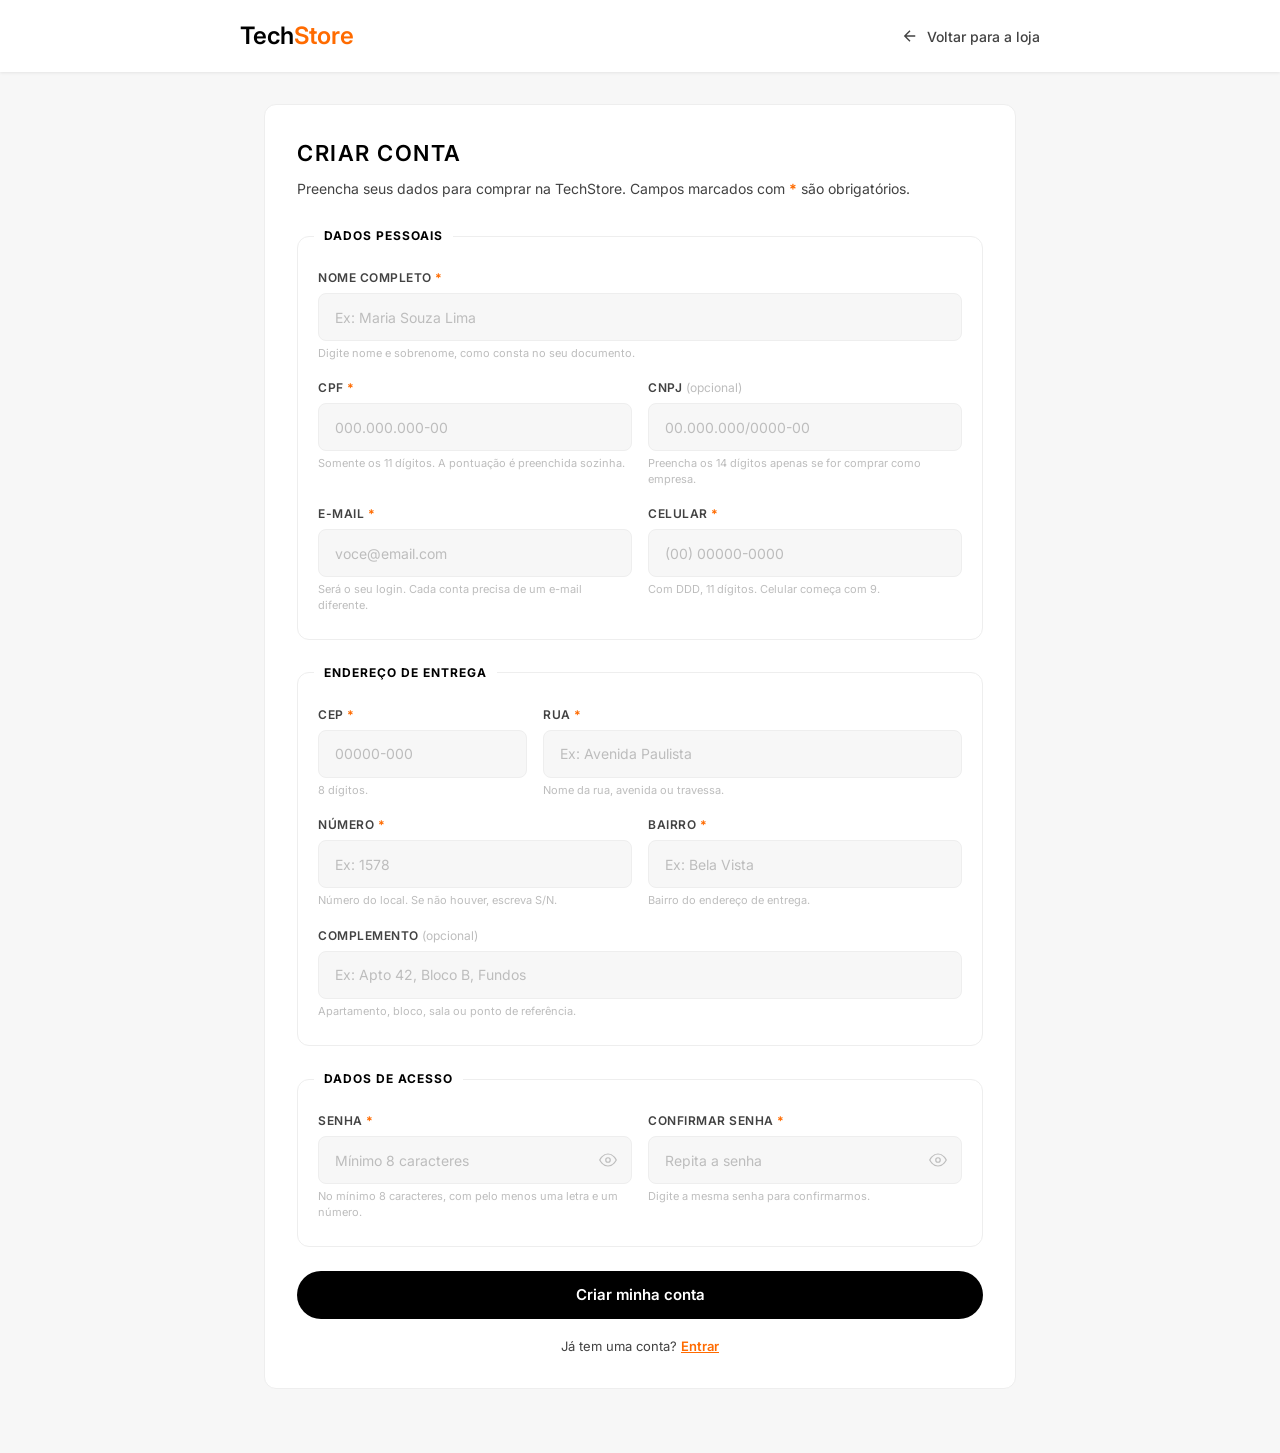
<file: cadastro.html>
<!DOCTYPE html>
<html lang="pt-BR">
<head>
    <meta charset="UTF-8">
    <meta name="viewport" content="width=device-width, initial-scale=1.0">
    <title>TechStore — Criar Conta</title>
    <link rel="preconnect" href="https://fonts.googleapis.com">
    <link rel="preconnect" href="https://fonts.gstatic.com" crossorigin>
    <link href="https://fonts.googleapis.com/css2?family=Inter:wght@400;500;600;700&display=swap" rel="stylesheet">
    <link rel="stylesheet" href="cadastro_style.css">
</head>
<body>

<!-- HEADER -->
<header>
    <div class="header-container">
        <a href="index.html" class="logo">Tech<span>Store</span></a>
        <a href="index.html" class="link-voltar">
            <svg viewBox="0 0 24 24"><path d="M19 12H5M12 19l-7-7 7-7"/></svg>
            <span>Voltar para a loja</span>
        </a>
    </div>
</header>

<main class="container">

    <!-- PAINEL DO FORMULÁRIO -->
    <section class="panel" id="painelForm">
        <div class="panel-head">
            <h1 class="panel-title">Criar conta</h1>
            <p class="panel-sub">
                Preencha seus dados para comprar na TechStore.
                Campos marcados com <span class="req">*</span> são obrigatórios.
            </p>
        </div>

        <form id="formCadastro" novalidate>

            <!-- ============ FIELDSET 1: DADOS PESSOAIS ============ -->
            <fieldset>
                <legend>Dados pessoais</legend>

                <div class="campo">
                    <label for="nome">Nome completo <span class="req">*</span></label>
                    <input type="text" id="nome" name="nome" autocomplete="name"
                           placeholder="Ex: Maria Souza Lima"
                           aria-required="true" aria-describedby="dica-nome erro-nome">
                    <span class="dica" id="dica-nome">Digite nome e sobrenome, como consta no seu documento.</span>
                    <span class="erro" id="erro-nome" role="alert"></span>
                </div>

                <div class="linha">
                    <div class="campo">
                        <label for="cpf">CPF <span class="req">*</span></label>
                        <input type="text" id="cpf" name="cpf" inputmode="numeric" maxlength="14"
                               placeholder="000.000.000-00"
                               aria-required="true" aria-describedby="dica-cpf erro-cpf">
                        <span class="dica" id="dica-cpf">Somente os 11 dígitos. A pontuação é preenchida sozinha.</span>
                        <span class="erro" id="erro-cpf" role="alert"></span>
                    </div>

                    <div class="campo">
                        <label for="cnpj">CNPJ <span class="opc">(opcional)</span></label>
                        <input type="text" id="cnpj" name="cnpj" inputmode="numeric" maxlength="18"
                               placeholder="00.000.000/0000-00"
                               aria-describedby="dica-cnpj erro-cnpj">
                        <span class="dica" id="dica-cnpj">Preencha os 14 dígitos apenas se for comprar como empresa.</span>
                        <span class="erro" id="erro-cnpj" role="alert"></span>
                    </div>
                </div>

                <div class="linha">
                    <div class="campo">
                        <label for="email">E-mail <span class="req">*</span></label>
                        <input type="email" id="email" name="email" autocomplete="email"
                               placeholder="voce@email.com"
                               aria-required="true" aria-describedby="dica-email erro-email">
                        <span class="dica" id="dica-email">Será o seu login. Cada conta precisa de um e-mail diferente.</span>
                        <span class="erro" id="erro-email" role="alert"></span>
                    </div>

                    <div class="campo">
                        <label for="celular">Celular <span class="req">*</span></label>
                        <input type="text" id="celular" name="celular" inputmode="numeric" maxlength="15"
                               autocomplete="tel" placeholder="(00) 00000-0000"
                               aria-required="true" aria-describedby="dica-celular erro-celular">
                        <span class="dica" id="dica-celular">Com DDD, 11 dígitos. Celular começa com 9.</span>
                        <span class="erro" id="erro-celular" role="alert"></span>
                    </div>
                </div>
            </fieldset>

            <!-- ============ FIELDSET 2: ENDEREÇO ============ -->
            <fieldset>
                <legend>Endereço de entrega</legend>

                <div class="linha linha-cep">
                    <div class="campo">
                        <label for="cep">CEP <span class="req">*</span></label>
                        <input type="text" id="cep" name="cep" inputmode="numeric" maxlength="9"
                               autocomplete="postal-code" placeholder="00000-000"
                               aria-required="true" aria-describedby="dica-cep erro-cep">
                        <span class="dica" id="dica-cep">8 dígitos.</span>
                        <span class="erro" id="erro-cep" role="alert"></span>
                    </div>

                    <div class="campo">
                        <label for="rua">Rua <span class="req">*</span></label>
                        <input type="text" id="rua" name="rua" autocomplete="address-line1"
                               placeholder="Ex: Avenida Paulista"
                               aria-required="true" aria-describedby="dica-rua erro-rua">
                        <span class="dica" id="dica-rua">Nome da rua, avenida ou travessa.</span>
                        <span class="erro" id="erro-rua" role="alert"></span>
                    </div>
                </div>

                <div class="linha">
                    <div class="campo">
                        <label for="numero">Número <span class="req">*</span></label>
                        <input type="text" id="numero" name="numero" maxlength="10"
                               placeholder="Ex: 1578"
                               aria-required="true" aria-describedby="dica-numero erro-numero">
                        <span class="dica" id="dica-numero">Número do local. Se não houver, escreva S/N.</span>
                        <span class="erro" id="erro-numero" role="alert"></span>
                    </div>

                    <div class="campo">
                        <label for="bairro">Bairro <span class="req">*</span></label>
                        <input type="text" id="bairro" name="bairro" autocomplete="address-level3"
                               placeholder="Ex: Bela Vista"
                               aria-required="true" aria-describedby="dica-bairro erro-bairro">
                        <span class="dica" id="dica-bairro">Bairro do endereço de entrega.</span>
                        <span class="erro" id="erro-bairro" role="alert"></span>
                    </div>
                </div>

                <div class="campo">
                    <label for="complemento">Complemento <span class="opc">(opcional)</span></label>
                    <input type="text" id="complemento" name="complemento" maxlength="60"
                           autocomplete="address-line2" placeholder="Ex: Apto 42, Bloco B, Fundos"
                           aria-describedby="dica-complemento erro-complemento">
                    <span class="dica" id="dica-complemento">Apartamento, bloco, sala ou ponto de referência.</span>
                    <span class="erro" id="erro-complemento" role="alert"></span>
                </div>
            </fieldset>

            <!-- ============ FIELDSET 3: ACESSO ============ -->
            <fieldset>
                <legend>Dados de acesso</legend>

                <div class="linha">
                    <div class="campo">
                        <label for="senha">Senha <span class="req">*</span></label>
                        <div class="campo-senha">
                            <input type="password" id="senha" name="senha" autocomplete="new-password"
                                   placeholder="Mínimo 8 caracteres"
                                   aria-required="true" aria-describedby="dica-senha erro-senha">
                            <button type="button" class="btn-olho" data-alvo="senha"
                                    aria-label="Mostrar senha" aria-pressed="false">
                                <svg viewBox="0 0 24 24"><path d="M1 12s4-8 11-8 11 8 11 8-4 8-11 8-11-8-11-8z"/><circle cx="12" cy="12" r="3"/></svg>
                            </button>
                        </div>
                        <span class="dica" id="dica-senha">No mínimo 8 caracteres, com pelo menos uma letra e um número.</span>
                        <span class="erro" id="erro-senha" role="alert"></span>
                    </div>

                    <div class="campo">
                        <label for="confirmarSenha">Confirmar senha <span class="req">*</span></label>
                        <div class="campo-senha">
                            <input type="password" id="confirmarSenha" name="confirmarSenha" autocomplete="new-password"
                                   placeholder="Repita a senha"
                                   aria-required="true" aria-describedby="dica-confirmarSenha erro-confirmarSenha">
                            <button type="button" class="btn-olho" data-alvo="confirmarSenha"
                                    aria-label="Mostrar senha" aria-pressed="false">
                                <svg viewBox="0 0 24 24"><path d="M1 12s4-8 11-8 11 8 11 8-4 8-11 8-11-8-11-8z"/><circle cx="12" cy="12" r="3"/></svg>
                            </button>
                        </div>
                        <span class="dica" id="dica-confirmarSenha">Digite a mesma senha para confirmarmos.</span>
                        <span class="erro" id="erro-confirmarSenha" role="alert"></span>
                    </div>
                </div>
            </fieldset>

            <!-- RESUMO DE ERRO NO ENVIO -->
            <div class="erro-geral" id="erroGeral" role="alert" hidden></div>

            <button type="submit" class="btn-submit">Criar minha conta</button>

            <p class="form-rodape">
                Já tem uma conta? <button type="button" class="link-inline" id="linkLogin">Entrar</button>
            </p>
        </form>
    </section>

    <!-- PAINEL DE SUCESSO -->
    <section class="panel panel-sucesso" id="painelSucesso" hidden>
        <div class="sucesso-icone">
            <svg viewBox="0 0 24 24"><path d="M20 6L9 17l-5-5"/></svg>
        </div>
        <h2 class="panel-title">Conta criada</h2>
        <p class="panel-sub" id="sucessoMsg"></p>
        <div class="sucesso-acoes">
            <a href="index.html" class="btn-submit">Ir para a loja</a>
            <button type="button" class="btn-secundario" id="btnOutraConta">Criar outra conta</button>
        </div>
    </section>

</main>

<!-- TOAST -->
<div class="toast" id="toast"></div>

<script src="cadastro_script.js"></script>
</body>
</html>
</file>
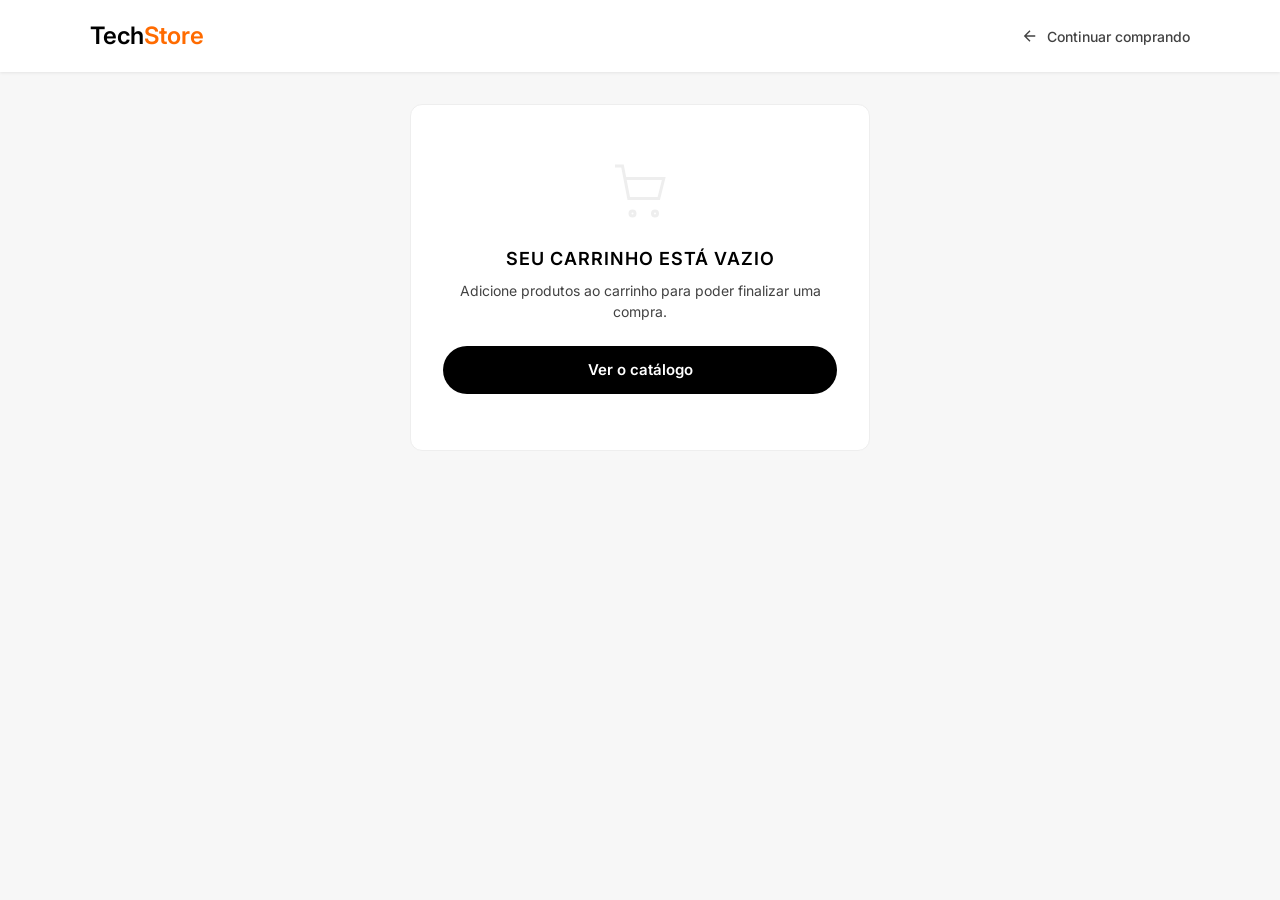
<file: checkout.html>
<!DOCTYPE html>
<html lang="pt-BR">
<head>
    <meta charset="UTF-8">
    <meta name="viewport" content="width=device-width, initial-scale=1.0">
    <title>TechStore — Finalizar Compra</title>
    <link rel="preconnect" href="https://fonts.googleapis.com">
    <link rel="preconnect" href="https://fonts.gstatic.com" crossorigin>
    <link href="https://fonts.googleapis.com/css2?family=Inter:wght@400;500;600;700&display=swap" rel="stylesheet">
    <link rel="stylesheet" href="checkout_style.css">
</head>
<body>

<!-- HEADER -->
<header>
    <div class="header-container">
        <a href="index.html" class="logo">Tech<span>Store</span></a>
        <a href="index.html" class="link-voltar">
            <svg viewBox="0 0 24 24"><path d="M19 12H5M12 19l-7-7 7-7"/></svg>
            <span>Continuar comprando</span>
        </a>
    </div>
</header>

<main class="container">

    <!-- ============ BLOQUEIO: CARRINHO VAZIO ============ -->
    <section class="estado-vazio" id="estadoVazio" hidden>
        <svg viewBox="0 0 24 24"><circle cx="9" cy="21" r="1"/><circle cx="18" cy="21" r="1"/><path d="M2 2h3l2.5 13h12l2-8H6"/></svg>
        <h2>Seu carrinho está vazio</h2>
        <p>Adicione produtos ao carrinho para poder finalizar uma compra.</p>
        <a href="index.html" class="btn-submit">Ver o catálogo</a>
    </section>

    <!-- ============ BLOQUEIO: PRECISA ENTRAR ============ -->
    <section class="estado-vazio" id="estadoLogin" hidden>
        <svg viewBox="0 0 24 24"><circle cx="12" cy="8" r="4"/><path d="M4 20c0-4 4-7 8-7s8 3 8 7"/></svg>
        <h2>Entre para finalizar</h2>
        <p>Você precisa estar na sua conta para concluir a compra. Seu carrinho fica guardado.</p>
        <a href="login.html?retorno=checkout" class="btn-submit" id="linkEntrar">Entrar na minha conta</a>
        <a href="cadastro.html" class="btn-secundario">Criar uma conta</a>
    </section>

    <!-- ============ BLOQUEIO: CONTA BANIDA ============ -->
    <section class="estado-vazio" id="estadoBanido" hidden>
        <svg viewBox="0 0 24 24"><circle cx="12" cy="12" r="10"/><path d="M4.9 4.9l14.2 14.2"/></svg>
        <h2>Conta bloqueada</h2>
        <p>Esta conta está banida e não pode concluir compras na loja.</p>
        <a href="index.html" class="btn-submit">Voltar para a loja</a>
    </section>

    <!-- ============ CHECKOUT ============ -->
    <div id="checkoutWrap" hidden>
        <h1 class="pagina-titulo">Finalizar compra</h1>

        <div class="checkout-grid">

            <!-- ---------- COLUNA DO FORMULÁRIO ---------- -->
            <form id="formCheckout" novalidate>

                <!-- ===== 1. ENDEREÇO DE ENTREGA ===== -->
                <fieldset class="bloco">
                    <legend><span class="legend-num">1</span> Endereço de entrega</legend>
                    <p class="bloco-sub">Escolha um endereço. Só um pode ficar selecionado.</p>

                    <div id="listaEnderecos" role="radiogroup" aria-label="Endereço de entrega"></div>

                    <span class="erro" id="erro-endereco" role="alert"></span>

                    <button type="button" class="btn-adicionar" id="btnNovoEndereco">
                        <svg viewBox="0 0 24 24"><path d="M12 5v14M5 12h14"/></svg>
                        Adicionar novo endereço
                    </button>
                </fieldset>

                <!-- ===== 2. FORMA DE PAGAMENTO ===== -->
                <fieldset class="bloco">
                    <legend><span class="legend-num">2</span> Forma de pagamento</legend>
                    <p class="bloco-sub">Escolha uma forma. Não é possível combinar mais de uma.</p>

                    <div id="listaPagamento" role="radiogroup" aria-label="Forma de pagamento">

                        <label class="opcao" for="pgto-pix">
                            <input type="radio" name="formaPagamento" id="pgto-pix" value="pix">
                            <span class="opcao-titulo">
                                <svg class="icone-pgto" viewBox="0 0 24 24"><path d="M12 2l4 4-4 4-4-4 4-4zM2 12l4-4 4 4-4 4-4-4zM14 12l4-4 4 4-4 4-4-4zM12 14l4 4-4 4-4-4 4-4z"/></svg>
                                PIX
                                <span class="etiqueta etiqueta-desconto">5% de desconto</span>
                            </span>
                            <span class="opcao-desc">Aprovação imediata. O desconto já entra no total.</span>
                        </label>

                        <label class="opcao" for="pgto-debito">
                            <input type="radio" name="formaPagamento" id="pgto-debito" value="debito">
                            <span class="opcao-titulo">
                                <svg class="icone-pgto" viewBox="0 0 24 24"><rect x="2" y="5" width="20" height="14" rx="2"/><path d="M2 10h20"/></svg>
                                Cartão de débito
                                <span class="etiqueta etiqueta-desconto">2% de desconto</span>
                            </span>
                            <span class="opcao-desc">Cobrado à vista, em uma única parcela.</span>
                        </label>

                        <label class="opcao" for="pgto-credito">
                            <input type="radio" name="formaPagamento" id="pgto-credito" value="credito">
                            <span class="opcao-titulo">
                                <svg class="icone-pgto" viewBox="0 0 24 24"><rect x="2" y="5" width="20" height="14" rx="2"/><path d="M2 10h20M6 15h4"/></svg>
                                Cartão de crédito
                                <span class="etiqueta etiqueta-semjuros">até 6x sem juros</span>
                            </span>
                            <span class="opcao-desc">Parcele em até 12x. A partir da 7ª parcela há juros.</span>
                        </label>

                    </div>

                    <span class="erro" id="erro-forma" role="alert"></span>

                    <!-- ----- DADOS DO CARTÃO (crédito e débito) ----- -->
                    <div class="dados-cartao" id="dadosCartao" hidden>

                        <div class="campo campo-numero">
                            <label for="cartaoNumero">Número do cartão <span class="req">*</span></label>
                            <input type="text" id="cartaoNumero" inputmode="numeric" maxlength="19"
                                   autocomplete="cc-number" placeholder="0000 0000 0000 0000"
                                   aria-required="true" aria-describedby="dica-cartaoNumero erro-cartaoNumero">
                            <span class="bandeira" id="bandeiraCartao" hidden></span>
                            <span class="dica" id="dica-cartaoNumero">Os 16 números impressos na frente do cartão.</span>
                            <span class="erro" id="erro-cartaoNumero" role="alert"></span>
                        </div>

                        <div class="campo">
                            <label for="cartaoNome">Nome impresso no cartão <span class="req">*</span></label>
                            <input type="text" id="cartaoNome" maxlength="40" autocomplete="cc-name"
                                   placeholder="Ex: MARIA S LIMA"
                                   aria-required="true" aria-describedby="dica-cartaoNome erro-cartaoNome">
                            <span class="dica" id="dica-cartaoNome">Exatamente como está gravado no cartão.</span>
                            <span class="erro" id="erro-cartaoNome" role="alert"></span>
                        </div>

                        <div class="linha">
                            <div class="campo">
                                <label for="cartaoValidade">Validade <span class="req">*</span></label>
                                <input type="text" id="cartaoValidade" inputmode="numeric" maxlength="5"
                                       autocomplete="cc-exp" placeholder="MM/AA"
                                       aria-required="true" aria-describedby="dica-cartaoValidade erro-cartaoValidade">
                                <span class="dica" id="dica-cartaoValidade">Mês e ano, como 09/28.</span>
                                <span class="erro" id="erro-cartaoValidade" role="alert"></span>
                            </div>

                            <div class="campo">
                                <label for="cartaoCvv">Código de segurança <span class="req">*</span></label>
                                <input type="text" id="cartaoCvv" inputmode="numeric" maxlength="3"
                                       autocomplete="cc-csc" placeholder="000"
                                       aria-required="true" aria-describedby="dica-cartaoCvv erro-cartaoCvv">
                                <span class="dica" id="dica-cartaoCvv">Os 3 dígitos do verso do cartão.</span>
                                <span class="erro" id="erro-cartaoCvv" role="alert"></span>
                            </div>
                        </div>
                    </div>

                    <!-- ----- PARCELAMENTO (só crédito) ----- -->
                    <div class="parcelas-box" id="parcelasBox" hidden>
                        <div class="campo">
                            <label for="parcelas">Em quantas parcelas? <span class="req">*</span></label>
                            <select id="parcelas" aria-describedby="avisoJuros"></select>
                        </div>
                        <div class="aviso-juros" id="avisoJuros">
                            <svg viewBox="0 0 24 24"><circle cx="12" cy="12" r="10"/><path d="M12 16v-4M12 8h.01"/></svg>
                            <span id="avisoJurosTexto"></span>
                        </div>
                    </div>
                </fieldset>

                <!-- ===== 3. CONFERÊNCIA DOS DADOS ===== -->
                <fieldset class="bloco">
                    <legend><span class="legend-num">3</span> Conferência</legend>
                    <p class="bloco-sub">Confirme que os dados da conta e do pagamento estão coerentes.</p>
                    <div id="conferencia"></div>
                </fieldset>

                <div class="erro-geral" id="erroGeral" role="alert" hidden></div>
            </form>

            <!-- ---------- COLUNA DO RESUMO ---------- -->
            <aside class="resumo" aria-label="Resumo do pedido">
                <div class="resumo-titulo">Resumo do pedido</div>

                <div class="resumo-itens" id="resumoItens"></div>

                <div class="resumo-linha">
                    <span class="rotulo">Produtos</span>
                    <span class="valor" id="vlProdutos">R$ 0,00</span>
                </div>
                <div class="resumo-linha desconto" id="linhaDescProduto" hidden>
                    <span class="rotulo">Desconto dos produtos</span>
                    <span class="valor" id="vlDescProduto">— R$ 0,00</span>
                </div>
                <div class="resumo-linha">
                    <span class="rotulo">Subtotal</span>
                    <span class="valor" id="vlSubtotal">R$ 0,00</span>
                </div>
                <div class="resumo-linha desconto" id="linhaDescPgto" hidden>
                    <span class="rotulo" id="rotuloDescPgto">Desconto no pagamento</span>
                    <span class="valor" id="vlDescPgto">— R$ 0,00</span>
                </div>
                <div class="resumo-linha juros" id="linhaJuros" hidden>
                    <span class="rotulo">Juros do parcelamento</span>
                    <span class="valor" id="vlJuros">+ R$ 0,00</span>
                </div>

                <div class="resumo-total">
                    <span class="rotulo">Total</span>
                    <span class="valor" id="vlTotal">R$ 0,00</span>
                </div>
                <div class="resumo-parcela" id="vlParcela"></div>

                <div class="economia" id="boxEconomia" hidden></div>

                <button type="submit" form="formCheckout" class="btn-submit" id="btnPagar">
                    Pagar
                </button>
            </aside>

        </div>
    </div>

    <!-- ============ ETAPA DE AUTENTICAÇÃO ============ -->
    <section class="panel panel-sucesso" id="painelCodigo" hidden>
        <h1 class="panel-title">Confirme o pagamento</h1>
        <p class="panel-sub">Para sua segurança, confirme que é você quem está comprando.</p>

        <div class="cobranca-aviso">
            Valor a ser cobrado
            <strong id="codigoValor">R$ 0,00</strong>
            <span id="codigoForma"></span>
        </div>

        <div class="simulacao">
            <div class="simulacao-titulo">
                <svg viewBox="0 0 24 24"><circle cx="12" cy="12" r="10"/><path d="M12 16v-4M12 8h.01"/></svg>
                Simulação
            </div>
            <p>
                Num sistema real este código chegaria por e-mail ou SMS. Como este projeto
                roda só no navegador, sem servidor, ele aparece aqui:
            </p>
            <div class="codigo-gerado" id="codigoGerado">------</div>
        </div>

        <form id="formCodigo" novalidate>
            <fieldset>
                <legend id="labelCodigo">Código de autorização</legend>
                <div class="campo">
                    <div class="codigo-caixas" role="group" aria-labelledby="labelCodigo">
                        <input type="text" class="caixa-digito" id="c1" inputmode="numeric" maxlength="1" autocomplete="one-time-code" aria-label="Dígito 1">
                        <input type="text" class="caixa-digito" id="c2" inputmode="numeric" maxlength="1" aria-label="Dígito 2">
                        <input type="text" class="caixa-digito" id="c3" inputmode="numeric" maxlength="1" aria-label="Dígito 3">
                        <input type="text" class="caixa-digito" id="c4" inputmode="numeric" maxlength="1" aria-label="Dígito 4">
                        <input type="text" class="caixa-digito" id="c5" inputmode="numeric" maxlength="1" aria-label="Dígito 5">
                        <input type="text" class="caixa-digito" id="c6" inputmode="numeric" maxlength="1" aria-label="Dígito 6">
                    </div>
                    <span class="erro" id="erro-codigo" role="alert"></span>
                </div>

                <div class="codigo-rodape">
                    <span class="contador" id="contador" aria-live="polite">Expira em 05:00</span>
                    <button type="button" class="link-inline" id="btnReenviar">Reenviar código</button>
                </div>
            </fieldset>

            <button type="submit" class="btn-submit">Autorizar pagamento</button>
            <button type="button" class="btn-secundario" id="btnCancelarCodigo">Voltar e revisar</button>
        </form>
    </section>

    <!-- ============ SUCESSO ============ -->
    <section class="panel panel-sucesso" id="painelSucesso" hidden>
        <div class="sucesso-icone">
            <svg viewBox="0 0 24 24"><path d="M20 6L9 17l-5-5"/></svg>
        </div>
        <h1 class="panel-title">Pagamento aprovado</h1>
        <p class="panel-sub" id="sucessoMsg"></p>

        <div class="pedido-resumo" id="pedidoResumo"></div>

        <a href="index.html" class="btn-submit">Voltar para a loja</a>
    </section>

</main>

<!-- ============ MODAL DE ENDEREÇO ============ -->
<div class="modal-overlay" id="modalOverlay"></div>
<div class="modal" id="modalEndereco" role="dialog" aria-modal="true" aria-labelledby="modalTitulo">
    <div class="modal-head">
        <span class="modal-titulo" id="modalTitulo">Novo endereço</span>
        <button type="button" class="modal-fechar" id="modalFechar" aria-label="Fechar">
            <svg viewBox="0 0 24 24"><path d="M18 6 6 18M6 6l12 12"/></svg>
        </button>
    </div>

    <form id="formEndereco" novalidate>
        <div class="campo">
            <label for="endRotulo">Identificação <span class="req">*</span></label>
            <input type="text" id="endRotulo" maxlength="20" placeholder="Ex: Casa, Trabalho"
                   aria-required="true" aria-describedby="dica-endRotulo erro-endRotulo">
            <span class="dica" id="dica-endRotulo">Um apelido para reconhecer o endereço.</span>
            <span class="erro" id="erro-endRotulo" role="alert"></span>
        </div>

        <div class="linha linha-cep">
            <div class="campo">
                <label for="endCep">CEP <span class="req">*</span></label>
                <input type="text" id="endCep" inputmode="numeric" maxlength="9" placeholder="00000-000"
                       aria-required="true" aria-describedby="dica-endCep erro-endCep">
                <span class="dica" id="dica-endCep">8 dígitos.</span>
                <span class="erro" id="erro-endCep" role="alert"></span>
            </div>
            <div class="campo">
                <label for="endRua">Rua <span class="req">*</span></label>
                <input type="text" id="endRua" maxlength="80" placeholder="Ex: Avenida Paulista"
                       aria-required="true" aria-describedby="dica-endRua erro-endRua">
                <span class="dica" id="dica-endRua">Nome da rua, avenida ou travessa.</span>
                <span class="erro" id="erro-endRua" role="alert"></span>
            </div>
        </div>

        <div class="linha">
            <div class="campo">
                <label for="endNumero">Número <span class="req">*</span></label>
                <input type="text" id="endNumero" maxlength="10" placeholder="Ex: 1578"
                       aria-required="true" aria-describedby="dica-endNumero erro-endNumero">
                <span class="dica" id="dica-endNumero">Se não houver, escreva S/N.</span>
                <span class="erro" id="erro-endNumero" role="alert"></span>
            </div>
            <div class="campo">
                <label for="endBairro">Bairro <span class="req">*</span></label>
                <input type="text" id="endBairro" maxlength="60" placeholder="Ex: Bela Vista"
                       aria-required="true" aria-describedby="dica-endBairro erro-endBairro">
                <span class="dica" id="dica-endBairro">Bairro do endereço.</span>
                <span class="erro" id="erro-endBairro" role="alert"></span>
            </div>
        </div>

        <div class="campo">
            <label for="endComplemento">Complemento <span class="opc">(opcional)</span></label>
            <input type="text" id="endComplemento" maxlength="60" placeholder="Ex: Apto 42, Bloco B"
                   aria-describedby="dica-endComplemento erro-endComplemento">
            <span class="dica" id="dica-endComplemento">Apartamento, bloco ou ponto de referência.</span>
            <span class="erro" id="erro-endComplemento" role="alert"></span>
        </div>

        <button type="submit" class="btn-submit" id="btnSalvarEndereco">Salvar endereço</button>
    </form>
</div>

<!-- TOAST -->
<div class="toast" id="toast"></div>

<script src="checkout_script.js"></script>
</body>
</html>
</file>
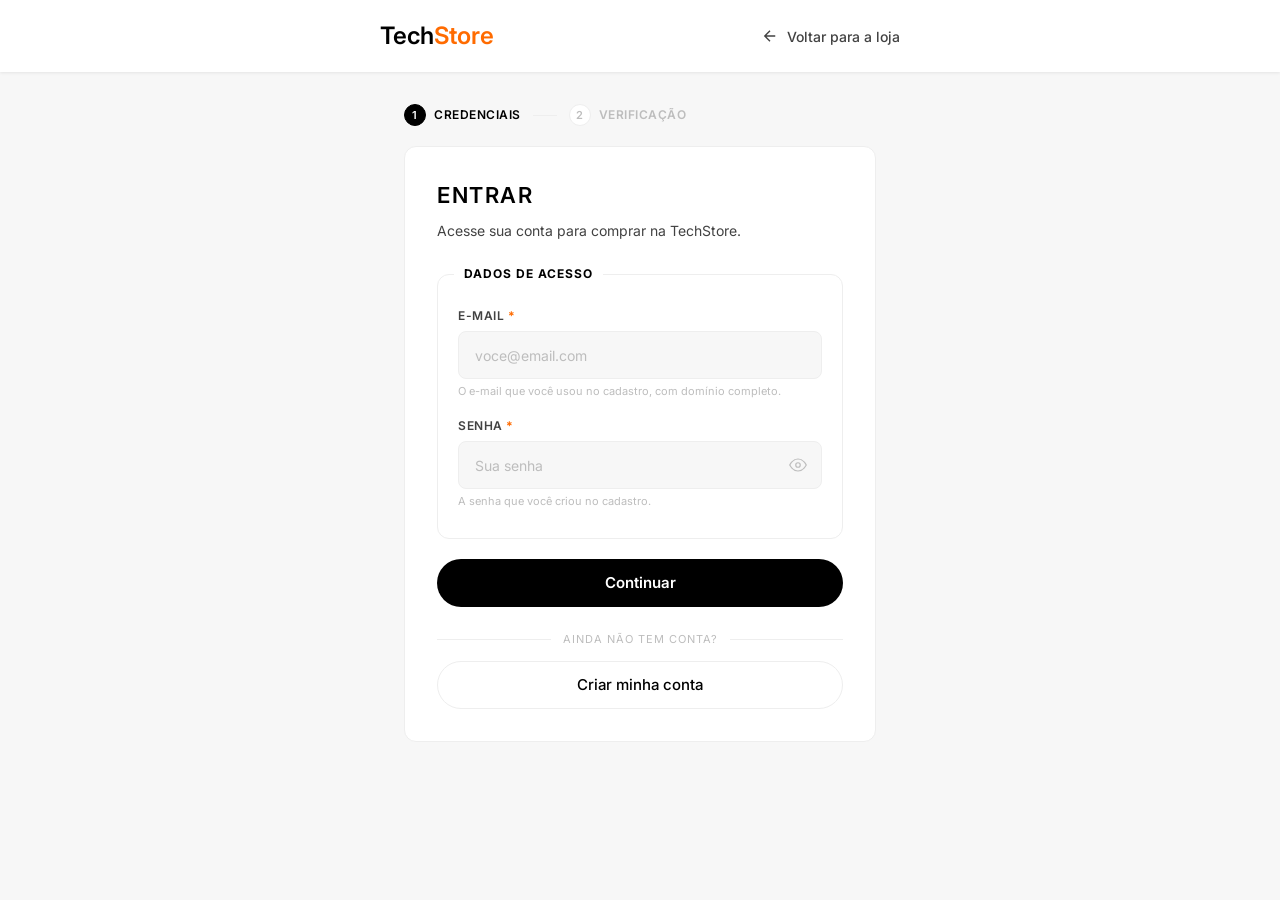
<file: login.html>
<!DOCTYPE html>
<html lang="pt-BR">
<head>
    <meta charset="UTF-8">
    <meta name="viewport" content="width=device-width, initial-scale=1.0">
    <title>TechStore — Entrar</title>
    <link rel="preconnect" href="https://fonts.googleapis.com">
    <link rel="preconnect" href="https://fonts.gstatic.com" crossorigin>
    <link href="https://fonts.googleapis.com/css2?family=Inter:wght@400;500;600;700&display=swap" rel="stylesheet">
    <link rel="stylesheet" href="login_style.css">
</head>
<body>

<!-- HEADER -->
<header>
    <div class="header-container">
        <a href="index.html" class="logo">Tech<span>Store</span></a>
        <a href="index.html" class="link-voltar">
            <svg viewBox="0 0 24 24"><path d="M19 12H5M12 19l-7-7 7-7"/></svg>
            <span>Voltar para a loja</span>
        </a>
    </div>
</header>

<main class="container">

    <!-- INDICADOR DE ETAPAS -->
    <ol class="etapas" id="etapas">
        <li class="etapa ativa" id="etapa1"><span class="etapa-num">1</span> Credenciais</li>
        <li class="etapa" id="etapa2"><span class="etapa-num">2</span> Verificação</li>
    </ol>

    <!-- ============ ETAPA 1: E-MAIL + SENHA ============ -->
    <section class="panel" id="painelCredenciais">
        <div class="panel-head">
            <h1 class="panel-title">Entrar</h1>
            <p class="panel-sub">Acesse sua conta para comprar na TechStore.</p>
        </div>

        <form id="formLogin" novalidate>
            <fieldset>
                <legend>Dados de acesso</legend>

                <div class="campo">
                    <label for="email">E-mail <span class="req">*</span></label>
                    <input type="email" id="email" name="email" autocomplete="email"
                           placeholder="voce@email.com"
                           aria-required="true" aria-describedby="dica-email erro-email">
                    <span class="dica" id="dica-email">O e-mail que você usou no cadastro, com domínio completo.</span>
                    <span class="erro" id="erro-email" role="alert"></span>
                </div>

                <div class="campo">
                    <label for="senha">Senha <span class="req">*</span></label>
                    <div class="campo-senha">
                        <input type="password" id="senha" name="senha" autocomplete="current-password"
                               placeholder="Sua senha"
                               aria-required="true" aria-describedby="dica-senha erro-senha">
                        <button type="button" class="btn-olho" data-alvo="senha"
                                aria-label="Mostrar senha" aria-pressed="false">
                            <svg viewBox="0 0 24 24"><path d="M1 12s4-8 11-8 11 8 11 8-4 8-11 8-11-8-11-8z"/><circle cx="12" cy="12" r="3"/></svg>
                        </button>
                    </div>
                    <span class="dica" id="dica-senha">A senha que você criou no cadastro.</span>
                    <span class="erro" id="erro-senha" role="alert"></span>
                </div>
            </fieldset>

            <div class="erro-geral" id="erroGeral" role="alert" hidden></div>

            <button type="submit" class="btn-submit">Continuar</button>
        </form>

        <div class="divisor"><span>ainda não tem conta?</span></div>
        <a href="cadastro.html" class="btn-secundario">Criar minha conta</a>
    </section>

    <!-- ============ ETAPA 2: CÓDIGO DE ACESSO ============ -->
    <section class="panel" id="painelCodigo" hidden>
        <div class="panel-head">
            <h1 class="panel-title">Confirme que é você</h1>
            <p class="panel-sub">
                Enviamos um código de 6 dígitos para
                <strong id="emailMascarado"></strong>.
            </p>
        </div>

        <!-- Aviso: este projeto não tem servidor de e-mail -->
        <div class="simulacao">
            <div class="simulacao-titulo">
                <svg viewBox="0 0 24 24"><circle cx="12" cy="12" r="10"/><path d="M12 16v-4M12 8h.01"/></svg>
                Simulação
            </div>
            <p>
                Num sistema real este código chegaria por e-mail ou SMS. Como este projeto
                roda só no navegador, sem servidor, ele aparece aqui:
            </p>
            <div class="codigo-gerado" id="codigoGerado">------</div>
        </div>

        <form id="formCodigo" novalidate>
            <fieldset>
                <legend>Código de acesso</legend>

                <div class="campo">
                    <label id="labelCodigo">Digite os 6 dígitos <span class="req">*</span></label>
                    <div class="codigo-caixas" role="group" aria-labelledby="labelCodigo">
                        <input type="text" class="caixa-digito" id="d1" inputmode="numeric" maxlength="1" autocomplete="one-time-code" aria-label="Dígito 1">
                        <input type="text" class="caixa-digito" id="d2" inputmode="numeric" maxlength="1" aria-label="Dígito 2">
                        <input type="text" class="caixa-digito" id="d3" inputmode="numeric" maxlength="1" aria-label="Dígito 3">
                        <input type="text" class="caixa-digito" id="d4" inputmode="numeric" maxlength="1" aria-label="Dígito 4">
                        <input type="text" class="caixa-digito" id="d5" inputmode="numeric" maxlength="1" aria-label="Dígito 5">
                        <input type="text" class="caixa-digito" id="d6" inputmode="numeric" maxlength="1" aria-label="Dígito 6">
                    </div>
                    <span class="dica" id="dica-codigo">Você pode colar o código inteiro na primeira caixa.</span>
                    <span class="erro" id="erro-codigo" role="alert"></span>
                </div>

                <div class="codigo-rodape">
                    <span class="contador" id="contador" aria-live="polite">Expira em 05:00</span>
                    <button type="button" class="link-inline" id="btnReenviar">Reenviar código</button>
                </div>
            </fieldset>

            <button type="submit" class="btn-submit">Confirmar e entrar</button>
            <button type="button" class="btn-secundario" id="btnVoltar">Usar outro e-mail</button>
        </form>
    </section>

    <!-- ============ SUCESSO ============ -->
    <section class="panel panel-sucesso" id="painelSucesso" hidden>
        <div class="sucesso-icone">
            <svg viewBox="0 0 24 24"><path d="M20 6L9 17l-5-5"/></svg>
        </div>
        <h2 class="panel-title">Bem-vindo de volta</h2>
        <p class="panel-sub" id="sucessoMsg"></p>
        <div class="sucesso-acoes">
            <a href="index.html" class="btn-submit">Ir para a loja</a>
        </div>
    </section>

</main>

<!-- TOAST -->
<div class="toast" id="toast"></div>

<script src="login_script.js"></script>
</body>
</html>
</file>
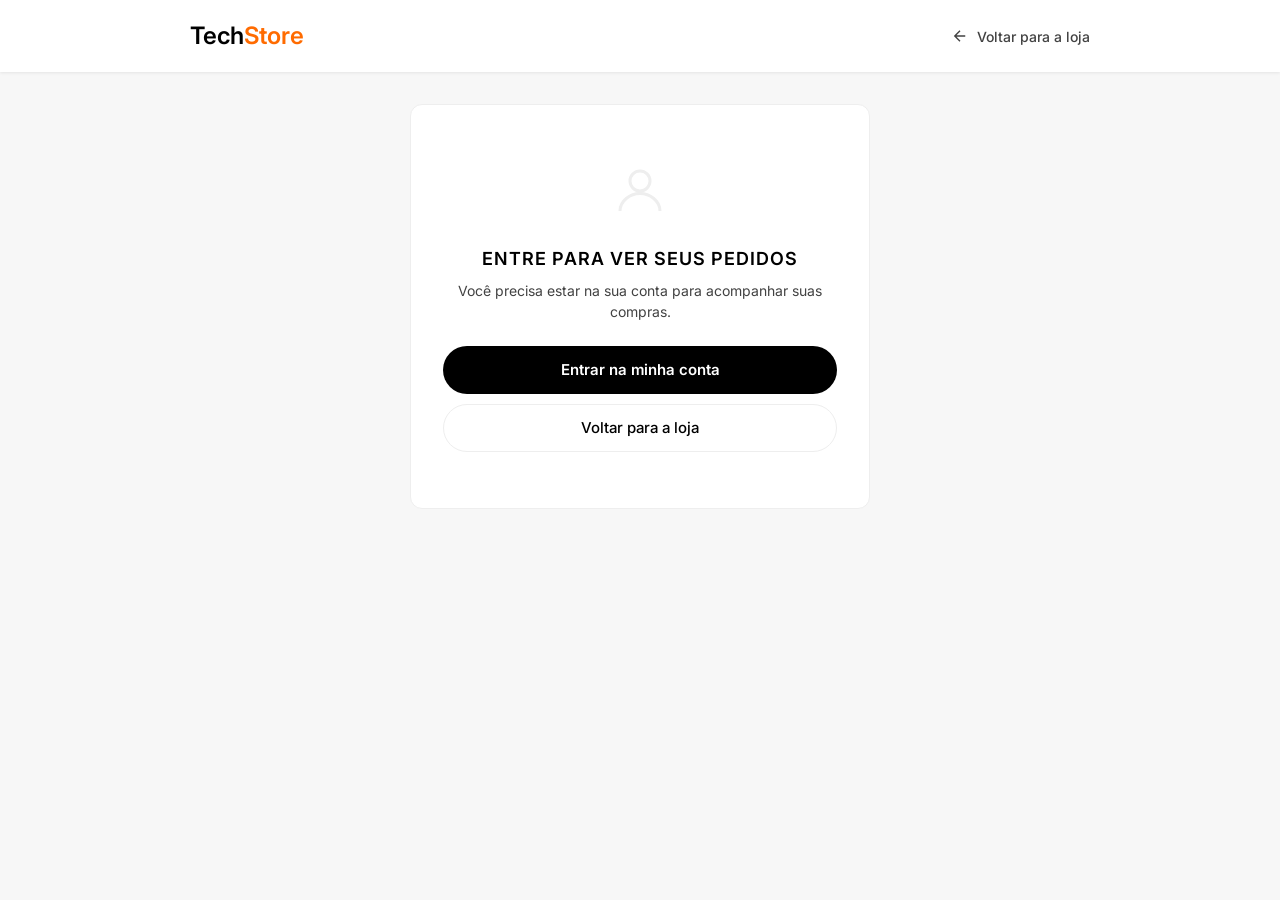
<file: pedidos.html>
<!DOCTYPE html>
<html lang="pt-BR">
<head>
    <meta charset="UTF-8">
    <meta name="viewport" content="width=device-width, initial-scale=1.0">
    <title>TechStore — Meus Pedidos</title>
    <link rel="preconnect" href="https://fonts.googleapis.com">
    <link rel="preconnect" href="https://fonts.gstatic.com" crossorigin>
    <link href="https://fonts.googleapis.com/css2?family=Inter:wght@400;500;600;700&display=swap" rel="stylesheet">
    <link rel="stylesheet" href="pedidos_style.css">
</head>
<body>

<!-- HEADER -->
<header>
    <div class="header-container">
        <a href="index.html" class="logo">Tech<span>Store</span></a>
        <a href="index.html" class="link-voltar">
            <svg viewBox="0 0 24 24"><path d="M19 12H5M12 19l-7-7 7-7"/></svg>
            <span>Voltar para a loja</span>
        </a>
    </div>
</header>

<main class="container">

    <!-- ============ BLOQUEIO: PRECISA ENTRAR ============ -->
    <section class="estado-vazio" id="estadoLogin" hidden>
        <svg viewBox="0 0 24 24"><circle cx="12" cy="8" r="4"/><path d="M4 20c0-4 4-7 8-7s8 3 8 7"/></svg>
        <h2>Entre para ver seus pedidos</h2>
        <p>Você precisa estar na sua conta para acompanhar suas compras.</p>
        <a href="login.html" class="btn-submit">Entrar na minha conta</a>
        <a href="index.html" class="btn-secundario">Voltar para a loja</a>
    </section>

    <!-- ============ SEM PEDIDOS ============ -->
    <section class="estado-vazio" id="estadoSemPedidos" hidden>
        <svg viewBox="0 0 24 24"><path d="M6 2h12l2 5H4l2-5zM4 7v13a1 1 0 001 1h14a1 1 0 001-1V7M9 11h6"/></svg>
        <h2>Você ainda não fez pedidos</h2>
        <p>Quando você finalizar uma compra, ela aparece aqui com preço, data e quantidade.</p>
        <a href="index.html" class="btn-submit">Ver o catálogo</a>
    </section>

    <!-- ============ LISTA DE PEDIDOS ============ -->
    <div id="conteudo" hidden>
        <h1 class="pagina-titulo">Meus pedidos</h1>

        <!-- Totais da conta -->
        <div class="painel-totais" id="painelTotais"></div>

        <div id="listaPedidos"></div>
    </div>

</main>

<!-- TOAST -->
<div class="toast" id="toast"></div>

<script src="pedidos_script.js"></script>
</body>
</html>
</file>
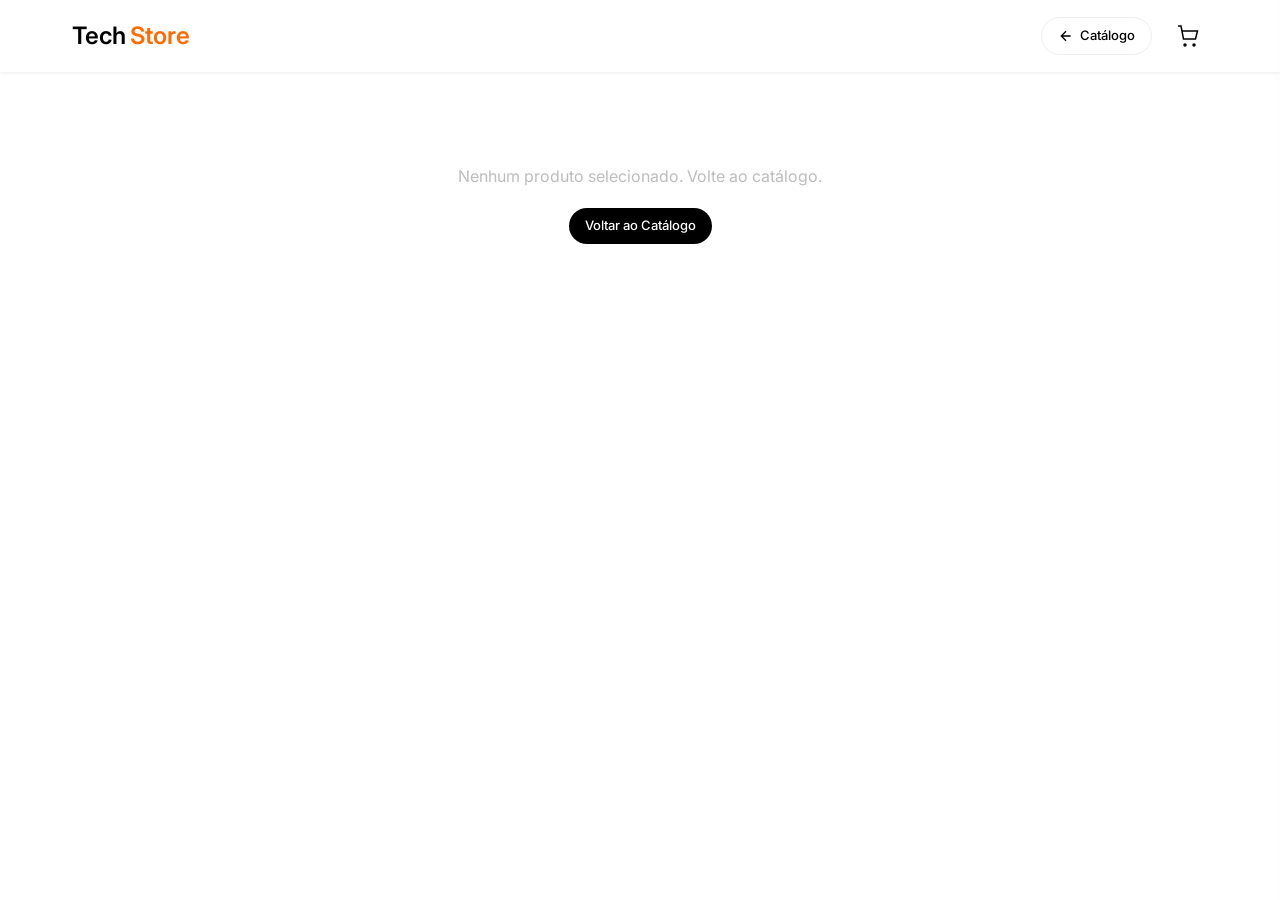
<file: produto.html>
<!DOCTYPE html>
<html lang="pt-BR">
<head>
    <meta charset="UTF-8">
    <meta name="viewport" content="width=device-width, initial-scale=1.0">
    <title>TechStore — Detalhes do Produto</title>
    <link rel="stylesheet" href="produto_style.css">
</head>
<body>

    <header class="site-header" role="banner">
        <div class="header-container">
            <a href="index.html" class="logo" aria-label="TechStore — página inicial">
                Tech<span>Store</span>
            </a>

            <nav class="header-actions" aria-label="Navegação principal">
                <a href="index.html" class="btn-voltar">
                    <svg viewBox="0 0 24 24" fill="none" stroke="currentColor" stroke-width="2" aria-hidden="true">
                        <path d="M19 12H5M12 19l-7-7 7-7"/>
                    </svg>
                    Catálogo
                </a>

                <button type="button" class="header-icon cart-icon" id="cartIcon" aria-label="Abrir carrinho de compras">
                    <svg viewBox="0 0 24 24" aria-hidden="true">
                        <circle cx="9" cy="21" r="1"/>
                        <circle cx="18" cy="21" r="1"/>
                        <path d="M2 2h3l2.5 13h12l2-8H6"/>
                    </svg>
                    <span class="cart-badge" id="cartBadge" aria-live="polite" hidden>0</span>
                </button>
            </nav>
        </div>
    </header>

    <main class="product-container" id="conteudo-principal">
        <article id="detalhe-produto" class="product-detail-layout" aria-live="polite">
            <p class="loading-msg">Carregando informações do produto...</p>
        </article>
    </main>

    <div class="toast" id="toast" role="status" aria-live="polite"></div>

    <div class="cart-overlay" id="cartOverlay"></div>

    <aside class="cart-drawer" id="cartDrawer" role="dialog" aria-modal="true" aria-labelledby="cartTitle">
        <header class="cart-header">
            <h2 class="cart-title" id="cartTitle">Seu Carrinho</h2>
            <button type="button" class="cart-close" id="cartClose" aria-label="Fechar carrinho">
                <svg viewBox="0 0 24 24" aria-hidden="true"><path d="M18 6L6 18M6 6l12 12"/></svg>
            </button>
        </header>

        <div class="cart-items" id="cartItems">
            <!-- itens via JS -->
        </div>

        <footer class="cart-footer">
            <div class="cart-subtotal-row">
                <span class="cart-subtotal-label">Subtotal</span>
                <strong class="cart-subtotal-value" id="cartSubtotal">R$ 0,00</strong>
            </div>
            <button type="button" class="cart-checkout-btn" id="checkoutBtn" disabled>
                Finalizar Compra
            </button>
        </footer>
    </aside>

    <script src="produto_script.js"></script>
</body>
</html>
</file>
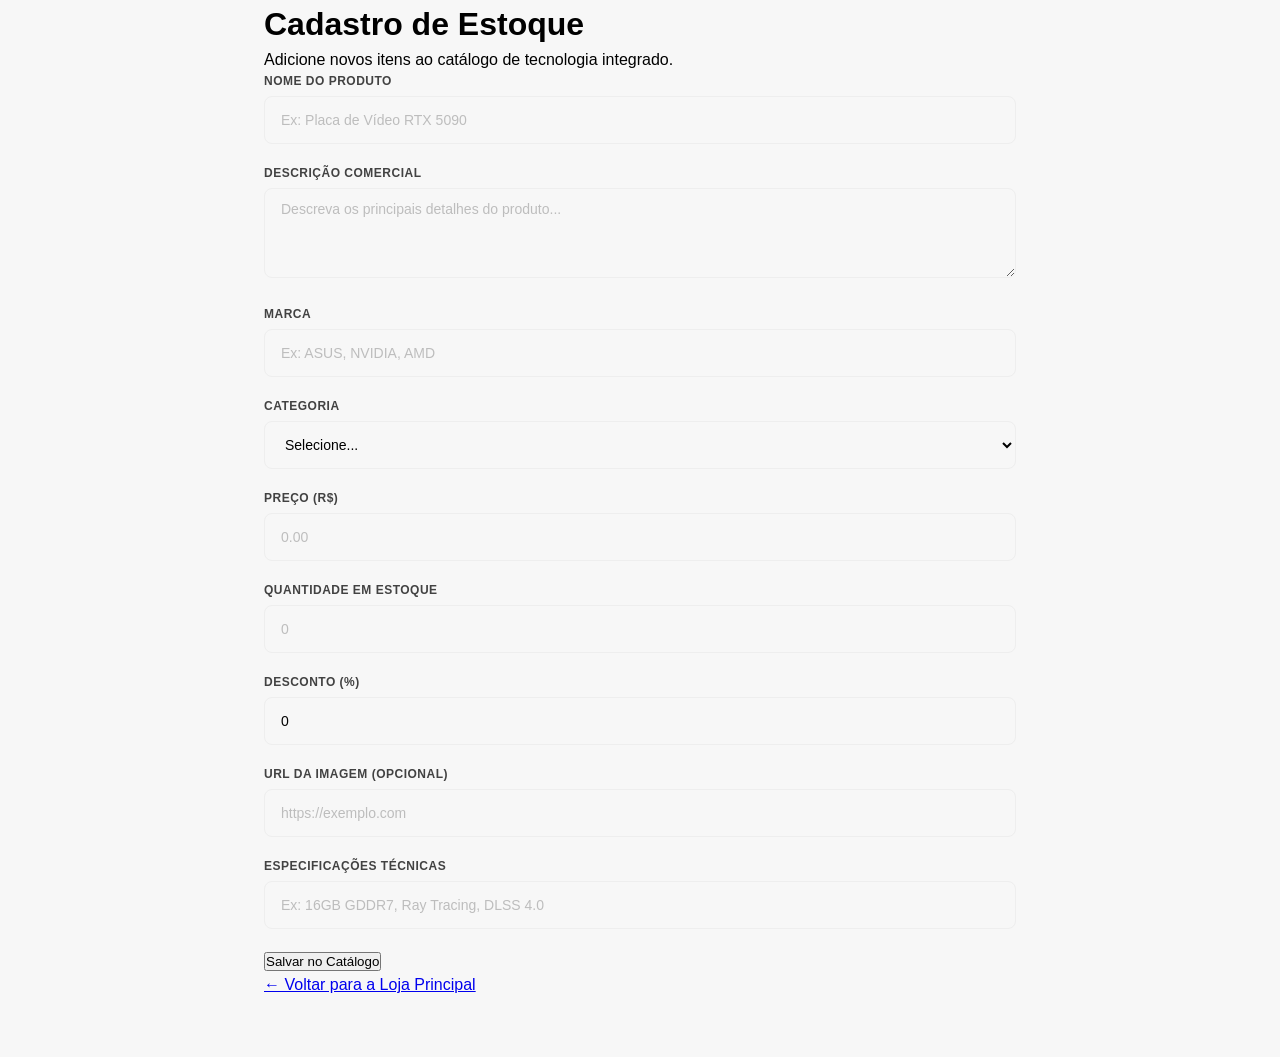
<file: storage.html>
<!DOCTYPE html>
<html lang="en">
<head>
    <meta charset="UTF-8">
    <meta name="viewport" content="width=device-width, initial-scale=1.0">
    <title>Estoque</title>
    <link rel="stylesheet" href="./storage_style.css">
</head>
<body>

<div class="container">
    <h1>Cadastro de Estoque</h1>
    <p class="sub">Adicione novos itens ao catálogo de tecnologia integrado.</p>

    <!-- Formulário com IDs mapeados para o JavaScript -->
    <form id="formEstoque">
        <div class="form-group">
            <label for="inputNome">Nome do Produto</label>
            <input type="text" id="inputNome" placeholder="Ex: Placa de Vídeo RTX 5090" required>
        </div>

        <div class="form-group">
            <label for="inputDesc">Descrição Comercial</label>
            <textarea id="inputDesc" placeholder="Descreva os principais detalhes do produto..." required></textarea>
        </div>

        <div class="row">
            <div class="form-group">
                <label for="inputMarca">Marca</label>
                <input type="text" id="inputMarca" placeholder="Ex: ASUS, NVIDIA, AMD" required>
            </div>
            <div class="form-group">
                <label for="inputCategoria">Categoria</label>
                <select id="inputCategoria" required>
                    <option value="" disabled selected>Selecione...</option>
                    <option value="Processadores">Processadores</option>
                    <option value="Memória RAM">Memória RAM</option>
                    <option value="Placas-Mãe">Placas-Mãe</option>
                    <option value="Placas de Vídeo">Placas de Vídeo</option>
                    <option value="Armazenamento">Armazenamento</option>
                    <option value="Fontes">Fontes</option>
                    <option value="Coolers">Coolers</option>
                </select>
            </div>
        </div>

        <div class="row">
            <div class="form-group">
                <label for="inputPreco">Preço (R$)</label>
                <input type="number" id="inputPreco" step="0.01" min="0.01" placeholder="0.00" required>
            </div>
            <div class="form-group">
                <label for="inputEstoque">Quantidade em Estoque</label>
                <input type="number" id="inputEstoque" min="0" placeholder="0" required>
            </div>
        </div>

        <div class="row">
            <div class="form-group">
                <label for="inputDesconto">Desconto (%)</label>
                <input type="number" id="inputDesconto" min="0" max="100" value="0">
            </div>
            <div class="form-group">
                <label for="inputImagem">URL da Imagem (Opcional)</label>
                <input type="text" id="inputImagem" placeholder="https://exemplo.com">
            </div>
        </div>

        <div class="form-group">
            <label for="inputSpecs">Especificações Técnicas</label>
            <input type="text" id="inputSpecs" placeholder="Ex: 16GB GDDR7, Ray Tracing, DLSS 4.0">
        </div>

        <button type="submit">Salvar no Catálogo</button>
    </form>

    <a href="index.html" class="nav-link">← Voltar para a Loja Principal</a>
</div>

<!-- Vinculando o arquivo javascript do estoque -->
<script src="storage_script.js"></script>
</body>
</html>
</file>
<file: cadastro_style.css>
/* ============ DESIGN SYSTEM TOKENS (mesmos da loja) ============ */
:root {
    --cor-preto: #000000;
    --cor-branco: #FFFFFF;
    --cor-neon: #FF6B00;
    --cor-cinza-clarissimo: #F7F7F7;
    --cor-cinza-claro: #EEEEEE;
    --cor-cinza-medio: #BDBDBD;
    --cor-cinza-escuro: #424242;
    --cor-vermelho: #E53935;
    --cor-verde: #2E7D32;
    --cor-ouro: #FFB300;
    --radius-card: 12px;
    --radius-pill: 24px;
    --radius-mobile: 10px;
    --transition: all 0.3s ease;
    --glow-neon: 0 0 12px rgba(255, 107, 0, 0.3);
    --glow-vermelho: 0 0 12px rgba(229, 57, 53, 0.2);
    --shadow-header: 0 1px 3px rgba(0,0,0,0.08);
}

/* ============ RESET ============ */
* { margin: 0; padding: 0; box-sizing: border-box; }

body {
    font-family: 'Inter', sans-serif;
    background: var(--cor-cinza-clarissimo);
    color: var(--cor-preto);
    line-height: 1.5;
}

/* ============ HEADER ============ */
header {
    position: sticky;
    top: 0;
    z-index: 90;
    background: var(--cor-branco);
    box-shadow: var(--shadow-header);
    height: 72px;
    display: flex;
    align-items: center;
    padding: 0 32px;
}

.header-container {
    max-width: 800px;
    width: 100%;
    margin: 0 auto;
    display: flex;
    align-items: center;
    justify-content: space-between;
    gap: 24px;
}

.logo {
    font-weight: 600;
    font-size: 24px;
    color: var(--cor-preto);
    text-decoration: none;
    white-space: nowrap;
}

.logo span { color: var(--cor-neon); }

.link-voltar {
    font-size: 14px;
    font-weight: 500;
    color: var(--cor-cinza-escuro);
    text-decoration: none;
    display: flex;
    align-items: center;
    gap: 8px;
    transition: var(--transition);
    white-space: nowrap;
}

.link-voltar:hover { color: var(--cor-neon); }

.link-voltar svg {
    width: 18px;
    height: 18px;
    stroke: currentColor;
    fill: none;
    stroke-width: 1.8;
}

/* ============ CONTAINER ============ */
.container {
    max-width: 800px;
    margin: 0 auto;
    padding: 32px 24px 64px;
}

/* ============ PAINEL / CARD ============ */
.panel {
    background: var(--cor-branco);
    border: 1px solid var(--cor-cinza-claro);
    border-radius: var(--radius-card);
    padding: 32px;
}

.panel-head { margin-bottom: 28px; }

.panel-title {
    font-size: 22px;
    font-weight: 600;
    text-transform: uppercase;
    letter-spacing: 1.5px;
    margin-bottom: 8px;
}

.panel-sub {
    font-size: 14px;
    color: var(--cor-cinza-escuro);
}

.req { color: var(--cor-neon); font-weight: 700; }
.opc { color: var(--cor-cinza-medio); font-weight: 400; text-transform: none; letter-spacing: 0; }

/* ============ FIELDSET ============ */
fieldset {
    border: 1px solid var(--cor-cinza-claro);
    border-radius: var(--radius-card);
    padding: 24px 20px 8px;
    margin-bottom: 24px;
}

legend {
    font-size: 12px;
    font-weight: 700;
    text-transform: uppercase;
    letter-spacing: 1px;
    color: var(--cor-preto);
    padding: 0 10px;
    margin-left: -4px;
}

/* ============ CAMPOS ============ */
.campo { margin-bottom: 18px; }

.linha {
    display: grid;
    grid-template-columns: 1fr 1fr;
    gap: 16px;
}

/* CEP menor que a Rua */
.linha-cep { grid-template-columns: 1fr 2fr; }

label {
    display: block;
    font-size: 12px;
    font-weight: 600;
    text-transform: uppercase;
    letter-spacing: 0.5px;
    color: var(--cor-cinza-escuro);
    margin-bottom: 6px;
}

input[type="text"],
input[type="email"],
input[type="password"] {
    width: 100%;
    height: 48px;
    padding: 0 16px;
    background: var(--cor-cinza-clarissimo);
    border: 1px solid var(--cor-cinza-claro);
    border-radius: 8px;
    font-family: 'Inter', sans-serif;
    font-size: 14px;
    color: var(--cor-preto);
    outline: none;
    transition: var(--transition);
}

input::placeholder { color: var(--cor-cinza-medio); }

input:focus {
    border-color: var(--cor-neon);
    background: var(--cor-branco);
    box-shadow: var(--glow-neon);
}

/* Dica: o que colocar na caixa */
.dica {
    display: block;
    font-size: 11px;
    color: var(--cor-cinza-medio);
    margin-top: 5px;
    line-height: 1.4;
}

/* Mensagem de erro por campo */
.erro {
    display: none;
    font-size: 12px;
    font-weight: 500;
    color: var(--cor-vermelho);
    margin-top: 5px;
    line-height: 1.4;
}

/* Estado de erro */
.campo.invalido input {
    border-color: var(--cor-vermelho);
    background: var(--cor-branco);
}

.campo.invalido input:focus { box-shadow: var(--glow-vermelho); }
.campo.invalido .dica { display: none; }
.campo.invalido .erro { display: block; }

/* Estado válido */
.campo.valido input { border-color: var(--cor-cinza-claro); }

/* ============ CAMPO DE SENHA (com olho) ============ */
.campo-senha { position: relative; }
.campo-senha input { padding-right: 48px; }

.btn-olho {
    position: absolute;
    right: 6px;
    top: 50%;
    transform: translateY(-50%);
    width: 36px;
    height: 36px;
    border: none;
    background: none;
    border-radius: 50%;
    cursor: pointer;
    display: flex;
    align-items: center;
    justify-content: center;
    transition: var(--transition);
}

.btn-olho svg {
    width: 18px;
    height: 18px;
    stroke: var(--cor-cinza-medio);
    fill: none;
    stroke-width: 1.6;
}

.btn-olho:hover svg { stroke: var(--cor-neon); }
.btn-olho[aria-pressed="true"] svg { stroke: var(--cor-neon); }

/* ============ ERRO GERAL ============ */
.erro-geral {
    background: rgba(229, 57, 53, 0.06);
    border: 1px solid var(--cor-vermelho);
    border-radius: 8px;
    padding: 12px 16px;
    font-size: 13px;
    font-weight: 500;
    color: var(--cor-vermelho);
    margin-bottom: 20px;
}

/* ============ BOTÕES ============ */
.btn-submit {
    display: block;
    width: 100%;
    height: 48px;
    line-height: 48px;
    text-align: center;
    background: var(--cor-preto);
    color: var(--cor-branco);
    border: none;
    border-radius: var(--radius-pill);
    font-family: 'Inter', sans-serif;
    font-weight: 600;
    font-size: 15px;
    text-decoration: none;
    cursor: pointer;
    transition: var(--transition);
}

.btn-submit:hover {
    background: var(--cor-neon);
    box-shadow: var(--glow-neon);
}

.btn-secundario {
    display: block;
    width: 100%;
    height: 48px;
    background: var(--cor-branco);
    color: var(--cor-preto);
    border: 1px solid var(--cor-cinza-claro);
    border-radius: var(--radius-pill);
    font-family: 'Inter', sans-serif;
    font-weight: 500;
    font-size: 15px;
    cursor: pointer;
    transition: var(--transition);
}

.btn-secundario:hover { border-color: var(--cor-neon); color: var(--cor-neon); }

.form-rodape {
    text-align: center;
    font-size: 13px;
    color: var(--cor-cinza-escuro);
    margin-top: 18px;
}

.link-inline {
    background: none;
    border: none;
    padding: 0;
    font-family: 'Inter', sans-serif;
    font-size: 13px;
    font-weight: 600;
    color: var(--cor-neon);
    cursor: pointer;
    text-decoration: underline;
}

/* ============ PAINEL DE SUCESSO ============ */
.panel-sucesso { text-align: center; }

.sucesso-icone {
    width: 64px;
    height: 64px;
    margin: 0 auto 20px;
    border-radius: 50%;
    background: var(--cor-preto);
    display: flex;
    align-items: center;
    justify-content: center;
}

.sucesso-icone svg {
    width: 30px;
    height: 30px;
    stroke: var(--cor-neon);
    fill: none;
    stroke-width: 2.5;
}

.sucesso-acoes {
    display: flex;
    flex-direction: column;
    gap: 12px;
    margin-top: 28px;
}

/* ============ TOAST ============ */
.toast {
    position: fixed;
    bottom: 24px;
    left: 50%;
    transform: translateX(-50%) translateY(100px);
    background: var(--cor-preto);
    color: var(--cor-branco);
    padding: 12px 24px;
    border-radius: var(--radius-pill);
    font-size: 14px;
    font-weight: 500;
    z-index: 300;
    transition: transform 0.3s ease, opacity 0.3s ease;
    opacity: 0;
    max-width: calc(100% - 32px);
    text-align: center;
}

.toast.show {
    transform: translateX(-50%) translateY(0);
    opacity: 1;
}

/* ============ FOCO VISÍVEL (acessibilidade) ============ */
a:focus-visible,
button:focus-visible {
    outline: 2px solid var(--cor-neon);
    outline-offset: 2px;
}

/* ============ RESPONSIVO ============ */
@media (max-width: 767px) {
    header { padding: 0 16px; height: 56px; }
    .logo { font-size: 20px; }
    .link-voltar span { display: none; }

    .container { padding: 20px 16px 48px; }
    .panel { padding: 20px 16px; border-radius: var(--radius-mobile); }
    .panel-title { font-size: 18px; }

    fieldset { padding: 20px 14px 4px; }

    /* Campos empilham no celular */
    .linha,
    .linha-cep { grid-template-columns: 1fr; gap: 0; }
}
</file>
<file: checkout_style.css>
/* ============ DESIGN SYSTEM TOKENS (mesmos da loja) ============ */
:root {
    --cor-preto: #000000;
    --cor-branco: #FFFFFF;
    --cor-neon: #FF6B00;
    --cor-cinza-clarissimo: #F7F7F7;
    --cor-cinza-claro: #EEEEEE;
    --cor-cinza-medio: #BDBDBD;
    --cor-cinza-escuro: #424242;
    --cor-vermelho: #E53935;
    --cor-verde: #2E7D32;
    --cor-ouro: #FFB300;
    --radius-card: 12px;
    --radius-pill: 24px;
    --radius-mobile: 10px;
    --transition: all 0.3s ease;
    --glow-neon: 0 0 12px rgba(255, 107, 0, 0.3);
    --glow-vermelho: 0 0 12px rgba(229, 57, 53, 0.2);
    --shadow-header: 0 1px 3px rgba(0,0,0,0.08);
}

/* ============ RESET ============ */
* { margin: 0; padding: 0; box-sizing: border-box; }

body {
    font-family: 'Inter', sans-serif;
    background: var(--cor-cinza-clarissimo);
    color: var(--cor-preto);
    line-height: 1.5;
}

/* ============ HEADER ============ */
header {
    position: sticky;
    top: 0;
    z-index: 90;
    background: var(--cor-branco);
    box-shadow: var(--shadow-header);
    height: 72px;
    display: flex;
    align-items: center;
    padding: 0 32px;
}

.header-container {
    max-width: 1100px;
    width: 100%;
    margin: 0 auto;
    display: flex;
    align-items: center;
    justify-content: space-between;
    gap: 24px;
}

.logo {
    font-weight: 600;
    font-size: 24px;
    color: var(--cor-preto);
    text-decoration: none;
    white-space: nowrap;
}

.logo span { color: var(--cor-neon); }

.link-voltar {
    font-size: 14px;
    font-weight: 500;
    color: var(--cor-cinza-escuro);
    text-decoration: none;
    display: flex;
    align-items: center;
    gap: 8px;
    transition: var(--transition);
    white-space: nowrap;
}

.link-voltar:hover { color: var(--cor-neon); }

.link-voltar svg {
    width: 18px; height: 18px;
    stroke: currentColor; fill: none; stroke-width: 1.8;
}

/* ============ LAYOUT ============ */
.container {
    max-width: 1100px;
    margin: 0 auto;
    padding: 32px 24px 64px;
}

.pagina-titulo {
    font-size: 22px;
    font-weight: 600;
    text-transform: uppercase;
    letter-spacing: 1.5px;
    margin-bottom: 24px;
}

/* Coluna de formulário + resumo fixo à direita */
.checkout-grid {
    display: grid;
    grid-template-columns: 1fr 360px;
    gap: 24px;
    align-items: start;
}

/* ============ PAINEL / CARD ============ */
.panel {
    background: var(--cor-branco);
    border: 1px solid var(--cor-cinza-claro);
    border-radius: var(--radius-card);
    padding: 28px;
    margin-bottom: 20px;
}

.panel-title {
    font-size: 22px;
    font-weight: 600;
    text-transform: uppercase;
    letter-spacing: 1.5px;
    margin-bottom: 8px;
}

.panel-sub { font-size: 14px; color: var(--cor-cinza-escuro); }

.req { color: var(--cor-neon); font-weight: 700; }
.opc { color: var(--cor-cinza-medio); font-weight: 400; text-transform: none; letter-spacing: 0; }

/* ============ FIELDSET ============ */
fieldset {
    border: none;
    padding: 0;
    margin: 0 0 20px;
}

.bloco {
    background: var(--cor-branco);
    border: 1px solid var(--cor-cinza-claro);
    border-radius: var(--radius-card);
    padding: 24px;
    margin-bottom: 20px;
}

legend {
    display: flex;
    align-items: center;
    gap: 10px;
    font-size: 13px;
    font-weight: 700;
    text-transform: uppercase;
    letter-spacing: 1px;
    padding: 0;
    margin-bottom: 4px;
    width: 100%;
}

.legend-num {
    width: 24px; height: 24px;
    border-radius: 50%;
    background: var(--cor-preto);
    color: var(--cor-branco);
    display: flex; align-items: center; justify-content: center;
    font-size: 12px;
    flex-shrink: 0;
}

.bloco-sub {
    font-size: 12px;
    color: var(--cor-cinza-medio);
    margin: 0 0 18px 34px;
}

/* ============ CAMPOS ============ */
.campo { margin-bottom: 18px; }

.linha {
    display: grid;
    grid-template-columns: 1fr 1fr;
    gap: 16px;
}

.linha-3 { grid-template-columns: 2fr 1fr 1fr; }
.linha-cep { grid-template-columns: 1fr 2fr; }

label {
    display: block;
    font-size: 12px;
    font-weight: 600;
    text-transform: uppercase;
    letter-spacing: 0.5px;
    color: var(--cor-cinza-escuro);
    margin-bottom: 6px;
}

input[type="text"],
input[type="email"],
input[type="password"],
select {
    width: 100%;
    height: 48px;
    padding: 0 16px;
    background: var(--cor-cinza-clarissimo);
    border: 1px solid var(--cor-cinza-claro);
    border-radius: 8px;
    font-family: 'Inter', sans-serif;
    font-size: 14px;
    color: var(--cor-preto);
    outline: none;
    transition: var(--transition);
}

select { cursor: pointer; }

input::placeholder { color: var(--cor-cinza-medio); }

input:focus, select:focus {
    border-color: var(--cor-neon);
    background: var(--cor-branco);
    box-shadow: var(--glow-neon);
}

.dica {
    display: block;
    font-size: 11px;
    color: var(--cor-cinza-medio);
    margin-top: 5px;
    line-height: 1.4;
}

.erro {
    display: none;
    font-size: 12px;
    font-weight: 500;
    color: var(--cor-vermelho);
    margin-top: 5px;
    line-height: 1.4;
}

.campo.invalido input,
.campo.invalido select {
    border-color: var(--cor-vermelho);
    background: var(--cor-branco);
}

.campo.invalido input:focus { box-shadow: var(--glow-vermelho); }
.campo.invalido .dica { display: none; }
.campo.invalido .erro { display: block; }

/* ============ ESCOLHA ÚNICA (endereço e pagamento) ============ */
/* O <input type="radio"> real fica escondido mas continua no DOM,
   garantindo a seleção única nativa e o acesso por teclado. */
.opcao {
    position: relative;
    display: block;
    border: 1px solid var(--cor-cinza-claro);
    border-radius: var(--radius-card);
    padding: 16px 18px 16px 46px;
    margin-bottom: 10px;
    cursor: pointer;
    transition: var(--transition);
    background: var(--cor-branco);
}

.opcao:hover { border-color: var(--cor-neon); }

.opcao input[type="radio"] {
    position: absolute;
    opacity: 0;
    width: 0; height: 0;
    margin: 0;
}

/* bolinha desenhada */
.opcao::before {
    content: "";
    position: absolute;
    left: 18px;
    top: 19px;
    width: 18px; height: 18px;
    border-radius: 50%;
    border: 2px solid var(--cor-cinza-medio);
    background: var(--cor-branco);
    transition: var(--transition);
}

.opcao::after {
    content: "";
    position: absolute;
    left: 23px;
    top: 24px;
    width: 8px; height: 8px;
    border-radius: 50%;
    background: var(--cor-neon);
    opacity: 0;
    transform: scale(0.4);
    transition: var(--transition);
}

.opcao:has(input:checked) {
    border-color: var(--cor-neon);
    border-width: 2px;
    padding: 15px 17px 15px 45px;
    box-shadow: var(--glow-neon);
}

.opcao:has(input:checked)::before { border-color: var(--cor-neon); }
.opcao:has(input:checked)::after { opacity: 1; transform: scale(1); }

/* foco por teclado */
.opcao:has(input:focus-visible) {
    outline: 2px solid var(--cor-neon);
    outline-offset: 2px;
}

.opcao-titulo {
    font-size: 14px;
    font-weight: 600;
    display: flex;
    align-items: center;
    gap: 8px;
    flex-wrap: wrap;
}

.opcao-desc {
    font-size: 13px;
    color: var(--cor-cinza-escuro);
    margin-top: 4px;
    line-height: 1.45;
}

.opcao-acoes {
    display: flex;
    gap: 14px;
    margin-top: 10px;
}

.opcao svg.icone-pgto {
    width: 20px; height: 20px;
    stroke: currentColor; fill: none; stroke-width: 1.6;
    flex-shrink: 0;
}

/* etiqueta (Casa / Trabalho / desconto) */
.etiqueta {
    font-size: 10px;
    font-weight: 700;
    text-transform: uppercase;
    letter-spacing: 0.5px;
    padding: 3px 8px;
    border-radius: var(--radius-pill);
    background: var(--cor-cinza-clarissimo);
    color: var(--cor-cinza-escuro);
}

.etiqueta-padrao { background: var(--cor-preto); color: var(--cor-branco); }
.etiqueta-desconto { background: var(--cor-verde); color: var(--cor-branco); }
.etiqueta-semjuros { background: var(--cor-neon); color: var(--cor-branco); }

/* ============ BOTÕES DE TEXTO ============ */
.link-inline {
    background: none;
    border: none;
    padding: 0;
    font-family: 'Inter', sans-serif;
    font-size: 12px;
    font-weight: 600;
    color: var(--cor-neon);
    cursor: pointer;
    text-decoration: underline;
}

.link-inline.perigo { color: var(--cor-vermelho); }
.link-inline:disabled { color: var(--cor-cinza-medio); cursor: not-allowed; text-decoration: none; }

.btn-adicionar {
    width: 100%;
    height: 44px;
    background: var(--cor-branco);
    border: 1px dashed var(--cor-cinza-medio);
    border-radius: var(--radius-card);
    font-family: 'Inter', sans-serif;
    font-size: 13px;
    font-weight: 600;
    color: var(--cor-cinza-escuro);
    cursor: pointer;
    display: flex;
    align-items: center;
    justify-content: center;
    gap: 8px;
    transition: var(--transition);
    margin-top: 4px;
}

.btn-adicionar:hover { border-color: var(--cor-neon); color: var(--cor-neon); }
.btn-adicionar svg { width: 16px; height: 16px; stroke: currentColor; fill: none; stroke-width: 2; }

/* ============ DADOS DO CARTÃO ============ */
.dados-cartao {
    border-top: 1px solid var(--cor-cinza-claro);
    margin-top: 16px;
    padding-top: 20px;
}

.campo-numero { position: relative; }

.bandeira {
    position: absolute;
    right: 12px;
    top: 50%;
    transform: translateY(-50%);
    font-size: 10px;
    font-weight: 700;
    text-transform: uppercase;
    letter-spacing: 0.5px;
    color: var(--cor-cinza-escuro);
    background: var(--cor-cinza-claro);
    padding: 4px 8px;
    border-radius: 4px;
    pointer-events: none;
}

/* ============ PARCELAMENTO ============ */
.parcelas-box {
    border-top: 1px solid var(--cor-cinza-claro);
    margin-top: 20px;
    padding-top: 20px;
}

.aviso-juros {
    display: flex;
    align-items: flex-start;
    gap: 8px;
    font-size: 12px;
    line-height: 1.5;
    color: var(--cor-cinza-escuro);
    background: var(--cor-cinza-clarissimo);
    border-radius: 8px;
    padding: 10px 12px;
    margin-top: 10px;
}

.aviso-juros svg {
    width: 15px; height: 15px;
    stroke: var(--cor-neon); fill: none; stroke-width: 2;
    flex-shrink: 0;
    margin-top: 2px;
}

.aviso-juros.sem-juros svg { stroke: var(--cor-verde); }

/* ============ RESUMO DO PEDIDO ============ */
.resumo {
    position: sticky;
    top: 96px;
    background: var(--cor-branco);
    border: 1px solid var(--cor-cinza-claro);
    border-radius: var(--radius-card);
    padding: 24px;
}

.resumo-titulo {
    font-size: 13px;
    font-weight: 700;
    text-transform: uppercase;
    letter-spacing: 1px;
    padding-bottom: 14px;
    border-bottom: 1px solid var(--cor-cinza-claro);
    margin-bottom: 14px;
}

.resumo-itens {
    max-height: 220px;
    overflow-y: auto;
    margin-bottom: 14px;
}

.resumo-item {
    display: flex;
    gap: 10px;
    padding: 8px 0;
    font-size: 13px;
}

.resumo-item img {
    width: 44px; height: 44px;
    border-radius: 6px;
    object-fit: cover;
    background: var(--cor-cinza-clarissimo);
    flex-shrink: 0;
}

.resumo-item-info { flex: 1; min-width: 0; }

.resumo-item-nome {
    font-weight: 500;
    line-height: 1.3;
    display: -webkit-box;
    -webkit-line-clamp: 2;
    -webkit-box-orient: vertical;
    overflow: hidden;
}

.resumo-item-qtd { color: var(--cor-cinza-medio); font-size: 12px; }
.resumo-item-valor { font-weight: 600; white-space: nowrap; }

.resumo-linha {
    display: flex;
    justify-content: space-between;
    align-items: center;
    gap: 12px;
    font-size: 13px;
    padding: 6px 0;
}

.resumo-linha .rotulo { color: var(--cor-cinza-escuro); }
.resumo-linha .valor { font-weight: 600; }
.resumo-linha.desconto .valor { color: var(--cor-verde); }
.resumo-linha.juros .valor { color: var(--cor-vermelho); }

.resumo-total {
    display: flex;
    justify-content: space-between;
    align-items: baseline;
    gap: 12px;
    border-top: 1px solid var(--cor-cinza-claro);
    margin-top: 12px;
    padding-top: 14px;
}

.resumo-total .rotulo {
    font-size: 13px;
    font-weight: 600;
    text-transform: uppercase;
    letter-spacing: 0.5px;
}

.resumo-total .valor { font-size: 24px; font-weight: 700; }

.resumo-parcela {
    font-size: 12px;
    color: var(--cor-cinza-escuro);
    text-align: right;
    margin-top: 4px;
    min-height: 18px;
}

.economia {
    background: rgba(46,125,50,.08);
    border-radius: 8px;
    padding: 8px 12px;
    font-size: 12px;
    font-weight: 600;
    color: var(--cor-verde);
    text-align: center;
    margin-top: 12px;
}

/* ============ BOTÕES PRINCIPAIS ============ */
.btn-submit {
    display: block;
    width: 100%;
    height: 48px;
    line-height: 48px;
    text-align: center;
    background: var(--cor-preto);
    color: var(--cor-branco);
    border: none;
    border-radius: var(--radius-pill);
    font-family: 'Inter', sans-serif;
    font-weight: 600;
    font-size: 15px;
    text-decoration: none;
    cursor: pointer;
    transition: var(--transition);
    margin-top: 18px;
}

.btn-submit:hover { background: var(--cor-neon); box-shadow: var(--glow-neon); }

.btn-submit:disabled {
    background: var(--cor-cinza-claro);
    color: var(--cor-cinza-medio);
    cursor: not-allowed;
    box-shadow: none;
}

.btn-secundario {
    display: block;
    width: 100%;
    height: 48px;
    line-height: 46px;
    text-align: center;
    background: var(--cor-branco);
    color: var(--cor-preto);
    border: 1px solid var(--cor-cinza-claro);
    border-radius: var(--radius-pill);
    font-family: 'Inter', sans-serif;
    font-weight: 500;
    font-size: 15px;
    text-decoration: none;
    cursor: pointer;
    transition: var(--transition);
    margin-top: 10px;
}

.btn-secundario:hover { border-color: var(--cor-neon); color: var(--cor-neon); }

/* ============ ERRO GERAL ============ */
.erro-geral {
    background: rgba(229, 57, 53, 0.06);
    border: 1px solid var(--cor-vermelho);
    border-radius: 8px;
    padding: 12px 16px;
    font-size: 13px;
    font-weight: 500;
    color: var(--cor-vermelho);
    margin-bottom: 18px;
}

/* ============ ESTADO VAZIO / BLOQUEADO ============ */
.estado-vazio {
    background: var(--cor-branco);
    border: 1px solid var(--cor-cinza-claro);
    border-radius: var(--radius-card);
    padding: 56px 32px;
    text-align: center;
    max-width: 460px;
    margin: 0 auto;
}

.estado-vazio svg {
    width: 60px; height: 60px;
    stroke: var(--cor-cinza-claro); fill: none; stroke-width: 1.2;
    margin-bottom: 18px;
}

.estado-vazio h2 {
    font-size: 18px;
    font-weight: 600;
    text-transform: uppercase;
    letter-spacing: 1px;
    margin-bottom: 8px;
}

.estado-vazio p { font-size: 14px; color: var(--cor-cinza-escuro); margin-bottom: 24px; }

/* ============ MODAL DE ENDEREÇO ============ */
.modal-overlay {
    position: fixed;
    inset: 0;
    background: rgba(0,0,0,0.45);
    z-index: 200;
    opacity: 0;
    visibility: hidden;
    transition: var(--transition);
}

.modal-overlay.open { opacity: 1; visibility: visible; }

.modal {
    position: fixed;
    top: 50%; left: 50%;
    transform: translate(-50%, -48%);
    width: 560px;
    max-width: calc(100% - 32px);
    max-height: calc(100vh - 64px);
    overflow-y: auto;
    background: var(--cor-branco);
    border-radius: var(--radius-card);
    padding: 28px;
    z-index: 210;
    opacity: 0;
    visibility: hidden;
    transition: var(--transition);
}

.modal.open { opacity: 1; visibility: visible; transform: translate(-50%, -50%); }

.modal-head {
    display: flex;
    align-items: center;
    justify-content: space-between;
    gap: 16px;
    margin-bottom: 20px;
}

.modal-titulo {
    font-size: 16px;
    font-weight: 700;
    text-transform: uppercase;
    letter-spacing: 1px;
}

.modal-fechar {
    background: none; border: none; cursor: pointer;
    width: 32px; height: 32px;
    display: flex; align-items: center; justify-content: center;
    border-radius: 50%;
    transition: var(--transition);
}

.modal-fechar:hover { background: var(--cor-cinza-clarissimo); }
.modal-fechar svg { width: 20px; height: 20px; stroke: var(--cor-preto); fill: none; stroke-width: 1.8; }

/* ============ ETAPA DO CÓDIGO ============ */
.simulacao {
    border: 1px dashed var(--cor-neon);
    background: rgba(255, 107, 0, 0.05);
    border-radius: var(--radius-card);
    padding: 16px 18px;
    margin-bottom: 24px;
}

.simulacao-titulo {
    display: flex; align-items: center; gap: 7px;
    font-size: 11px; font-weight: 700;
    text-transform: uppercase; letter-spacing: 1px;
    color: var(--cor-neon);
    margin-bottom: 8px;
}

.simulacao-titulo svg { width: 15px; height: 15px; stroke: var(--cor-neon); fill: none; stroke-width: 2; }
.simulacao p { font-size: 12px; color: var(--cor-cinza-escuro); line-height: 1.5; }

.codigo-gerado {
    font-size: 30px;
    font-weight: 700;
    letter-spacing: 10px;
    text-align: center;
    background: var(--cor-branco);
    border-radius: 8px;
    padding: 14px 10px 14px 20px;
    margin-top: 12px;
    user-select: all;
}

.codigo-caixas {
    display: grid;
    grid-template-columns: repeat(6, 1fr);
    gap: 8px;
}

.caixa-digito {
    width: 100%;
    height: 56px;
    padding: 0;
    text-align: center;
    font-size: 22px;
    font-weight: 700;
    background: var(--cor-cinza-clarissimo);
    border: 1px solid var(--cor-cinza-claro);
    border-radius: 8px;
    font-family: 'Inter', sans-serif;
    outline: none;
    transition: var(--transition);
}

.caixa-digito:focus { border-color: var(--cor-neon); background: var(--cor-branco); box-shadow: var(--glow-neon); }
.caixa-digito.preenchida { background: var(--cor-branco); border-color: var(--cor-cinza-medio); }
.campo.invalido .caixa-digito { border-color: var(--cor-vermelho); background: var(--cor-branco); }

.codigo-caixas.erro-shake { animation: shake 0.35s ease; }

@keyframes shake {
    0%, 100% { transform: translateX(0); }
    20% { transform: translateX(-7px); }
    40% { transform: translateX(7px); }
    60% { transform: translateX(-4px); }
    80% { transform: translateX(4px); }
}

.codigo-rodape {
    display: flex;
    align-items: center;
    justify-content: space-between;
    gap: 12px;
    margin: 14px 0;
    flex-wrap: wrap;
}

.contador { font-size: 12px; color: var(--cor-cinza-medio); font-weight: 500; }
.contador.expirado { color: var(--cor-vermelho); font-weight: 600; }

.cobranca-aviso {
    text-align: center;
    font-size: 13px;
    color: var(--cor-cinza-escuro);
    background: var(--cor-cinza-clarissimo);
    border-radius: 8px;
    padding: 12px;
    margin-bottom: 20px;
}

.cobranca-aviso strong { font-size: 18px; color: var(--cor-preto); display: block; margin-top: 2px; }

/* ============ SUCESSO ============ */
.panel-sucesso { text-align: center; max-width: 560px; margin: 0 auto; }

.sucesso-icone {
    width: 64px; height: 64px;
    margin: 0 auto 20px;
    border-radius: 50%;
    background: var(--cor-preto);
    display: flex; align-items: center; justify-content: center;
}

.sucesso-icone svg { width: 30px; height: 30px; stroke: var(--cor-neon); fill: none; stroke-width: 2.5; }

.pedido-resumo {
    background: var(--cor-cinza-clarissimo);
    border-radius: var(--radius-card);
    padding: 18px 20px;
    margin: 24px 0;
    text-align: left;
}

.pedido-resumo .resumo-linha { padding: 5px 0; }

/* ============ TOAST ============ */
.toast {
    position: fixed;
    bottom: 24px; left: 50%;
    transform: translateX(-50%) translateY(100px);
    background: var(--cor-preto);
    color: var(--cor-branco);
    padding: 12px 24px;
    border-radius: var(--radius-pill);
    font-size: 14px;
    font-weight: 500;
    z-index: 300;
    transition: transform 0.3s ease, opacity 0.3s ease;
    opacity: 0;
    max-width: calc(100% - 32px);
    text-align: center;
}

.toast.show { transform: translateX(-50%) translateY(0); opacity: 1; }

/* ============ FOCO VISÍVEL ============ */
a:focus-visible, button:focus-visible, select:focus-visible {
    outline: 2px solid var(--cor-neon);
    outline-offset: 2px;
}

/* ============ RESPONSIVO ============ */
@media (max-width: 1023px) {
    .checkout-grid { grid-template-columns: 1fr; }
    .resumo { position: static; }
}

@media (max-width: 767px) {
    header { padding: 0 16px; height: 56px; }
    .logo { font-size: 20px; }
    .link-voltar span { display: none; }

    .container { padding: 20px 16px 48px; }
    .bloco, .panel, .resumo { padding: 18px 16px; border-radius: var(--radius-mobile); }
    .pagina-titulo { font-size: 18px; }

    .linha, .linha-3, .linha-cep { grid-template-columns: 1fr; gap: 0; }

    .codigo-caixas { gap: 6px; }
    .caixa-digito { height: 50px; font-size: 19px; }
    .codigo-gerado { font-size: 25px; letter-spacing: 7px; }

    .modal { padding: 20px 16px; }
}
</file>
<file: login_style.css>
/* ============ DESIGN SYSTEM TOKENS (mesmos da loja) ============ */
:root {
    --cor-preto: #000000;
    --cor-branco: #FFFFFF;
    --cor-neon: #FF6B00;
    --cor-cinza-clarissimo: #F7F7F7;
    --cor-cinza-claro: #EEEEEE;
    --cor-cinza-medio: #BDBDBD;
    --cor-cinza-escuro: #424242;
    --cor-vermelho: #E53935;
    --cor-verde: #2E7D32;
    --radius-card: 12px;
    --radius-pill: 24px;
    --radius-mobile: 10px;
    --transition: all 0.3s ease;
    --glow-neon: 0 0 12px rgba(255, 107, 0, 0.3);
    --glow-vermelho: 0 0 12px rgba(229, 57, 53, 0.2);
    --shadow-header: 0 1px 3px rgba(0,0,0,0.08);
}

/* ============ RESET ============ */
* { margin: 0; padding: 0; box-sizing: border-box; }

body {
    font-family: 'Inter', sans-serif;
    background: var(--cor-cinza-clarissimo);
    color: var(--cor-preto);
    line-height: 1.5;
}

/* ============ HEADER ============ */
header {
    position: sticky;
    top: 0;
    z-index: 90;
    background: var(--cor-branco);
    box-shadow: var(--shadow-header);
    height: 72px;
    display: flex;
    align-items: center;
    padding: 0 32px;
}

.header-container {
    max-width: 520px;
    width: 100%;
    margin: 0 auto;
    display: flex;
    align-items: center;
    justify-content: space-between;
    gap: 24px;
}

.logo {
    font-weight: 600;
    font-size: 24px;
    color: var(--cor-preto);
    text-decoration: none;
    white-space: nowrap;
}

.logo span { color: var(--cor-neon); }

.link-voltar {
    font-size: 14px;
    font-weight: 500;
    color: var(--cor-cinza-escuro);
    text-decoration: none;
    display: flex;
    align-items: center;
    gap: 8px;
    transition: var(--transition);
    white-space: nowrap;
}

.link-voltar:hover { color: var(--cor-neon); }

.link-voltar svg {
    width: 18px;
    height: 18px;
    stroke: currentColor;
    fill: none;
    stroke-width: 1.8;
}

/* ============ CONTAINER ============ */
.container {
    max-width: 520px;
    margin: 0 auto;
    padding: 32px 24px 64px;
}

/* ============ INDICADOR DE ETAPAS ============ */
.etapas {
    display: flex;
    align-items: center;
    gap: 12px;
    list-style: none;
    margin-bottom: 20px;
    font-size: 12px;
    font-weight: 600;
    text-transform: uppercase;
    letter-spacing: 0.5px;
}

.etapa {
    display: flex;
    align-items: center;
    gap: 8px;
    color: var(--cor-cinza-medio);
    transition: var(--transition);
}

/* traço ligando as duas etapas */
.etapa + .etapa::before {
    content: "";
    width: 24px;
    height: 1px;
    background: var(--cor-cinza-claro);
    margin-right: 4px;
}

.etapa-num {
    width: 22px;
    height: 22px;
    border-radius: 50%;
    border: 1px solid var(--cor-cinza-claro);
    display: flex;
    align-items: center;
    justify-content: center;
    font-size: 11px;
    background: var(--cor-branco);
    transition: var(--transition);
}

.etapa.ativa { color: var(--cor-preto); }

.etapa.ativa .etapa-num {
    background: var(--cor-preto);
    border-color: var(--cor-preto);
    color: var(--cor-branco);
}

.etapa.concluida { color: var(--cor-neon); }

.etapa.concluida .etapa-num {
    background: var(--cor-neon);
    border-color: var(--cor-neon);
    color: var(--cor-branco);
}

/* ============ PAINEL / CARD ============ */
.panel {
    background: var(--cor-branco);
    border: 1px solid var(--cor-cinza-claro);
    border-radius: var(--radius-card);
    padding: 32px;
}

.panel-head { margin-bottom: 24px; }

.panel-title {
    font-size: 22px;
    font-weight: 600;
    text-transform: uppercase;
    letter-spacing: 1.5px;
    margin-bottom: 8px;
}

.panel-sub {
    font-size: 14px;
    color: var(--cor-cinza-escuro);
}

.panel-sub strong { color: var(--cor-preto); }

.req { color: var(--cor-neon); font-weight: 700; }

/* ============ FIELDSET ============ */
fieldset {
    border: 1px solid var(--cor-cinza-claro);
    border-radius: var(--radius-card);
    padding: 24px 20px 10px;
    margin-bottom: 20px;
}

legend {
    font-size: 12px;
    font-weight: 700;
    text-transform: uppercase;
    letter-spacing: 1px;
    padding: 0 10px;
    margin-left: -4px;
}

/* ============ CAMPOS ============ */
.campo { margin-bottom: 18px; }

label {
    display: block;
    font-size: 12px;
    font-weight: 600;
    text-transform: uppercase;
    letter-spacing: 0.5px;
    color: var(--cor-cinza-escuro);
    margin-bottom: 6px;
}

input[type="text"],
input[type="email"],
input[type="password"] {
    width: 100%;
    height: 48px;
    padding: 0 16px;
    background: var(--cor-cinza-clarissimo);
    border: 1px solid var(--cor-cinza-claro);
    border-radius: 8px;
    font-family: 'Inter', sans-serif;
    font-size: 14px;
    color: var(--cor-preto);
    outline: none;
    transition: var(--transition);
}

input::placeholder { color: var(--cor-cinza-medio); }

input:focus {
    border-color: var(--cor-neon);
    background: var(--cor-branco);
    box-shadow: var(--glow-neon);
}

.dica {
    display: block;
    font-size: 11px;
    color: var(--cor-cinza-medio);
    margin-top: 5px;
    line-height: 1.4;
}

.erro {
    display: none;
    font-size: 12px;
    font-weight: 500;
    color: var(--cor-vermelho);
    margin-top: 5px;
    line-height: 1.4;
}

.campo.invalido input {
    border-color: var(--cor-vermelho);
    background: var(--cor-branco);
}

.campo.invalido input:focus { box-shadow: var(--glow-vermelho); }
.campo.invalido .dica { display: none; }
.campo.invalido .erro { display: block; }

/* ============ CAMPO DE SENHA (com olho) ============ */
.campo-senha { position: relative; }
.campo-senha input { padding-right: 48px; }

.btn-olho {
    position: absolute;
    right: 6px;
    top: 50%;
    transform: translateY(-50%);
    width: 36px;
    height: 36px;
    border: none;
    background: none;
    border-radius: 50%;
    cursor: pointer;
    display: flex;
    align-items: center;
    justify-content: center;
    transition: var(--transition);
}

.btn-olho svg {
    width: 18px;
    height: 18px;
    stroke: var(--cor-cinza-medio);
    fill: none;
    stroke-width: 1.6;
}

.btn-olho:hover svg,
.btn-olho[aria-pressed="true"] svg { stroke: var(--cor-neon); }

/* ============ AVISO DE SIMULAÇÃO ============ */
.simulacao {
    border: 1px dashed var(--cor-neon);
    background: rgba(255, 107, 0, 0.05);
    border-radius: var(--radius-card);
    padding: 16px 18px;
    margin-bottom: 24px;
}

.simulacao-titulo {
    display: flex;
    align-items: center;
    gap: 7px;
    font-size: 11px;
    font-weight: 700;
    text-transform: uppercase;
    letter-spacing: 1px;
    color: var(--cor-neon);
    margin-bottom: 8px;
}

.simulacao-titulo svg {
    width: 15px;
    height: 15px;
    stroke: var(--cor-neon);
    fill: none;
    stroke-width: 2;
}

.simulacao p {
    font-size: 12px;
    color: var(--cor-cinza-escuro);
    line-height: 1.5;
}

.codigo-gerado {
    font-size: 30px;
    font-weight: 700;
    letter-spacing: 10px;
    text-align: center;
    color: var(--cor-preto);
    background: var(--cor-branco);
    border-radius: 8px;
    padding: 14px 10px 14px 20px;
    margin-top: 12px;
    user-select: all;
}

/* ============ CAIXAS DO CÓDIGO ============ */
.codigo-caixas {
    display: grid;
    grid-template-columns: repeat(6, 1fr);
    gap: 8px;
}

.caixa-digito {
    width: 100%;
    height: 56px;
    padding: 0;
    text-align: center;
    font-size: 22px;
    font-weight: 700;
    background: var(--cor-cinza-clarissimo);
    border: 1px solid var(--cor-cinza-claro);
    border-radius: 8px;
    font-family: 'Inter', sans-serif;
    color: var(--cor-preto);
    outline: none;
    transition: var(--transition);
}

.caixa-digito:focus {
    border-color: var(--cor-neon);
    background: var(--cor-branco);
    box-shadow: var(--glow-neon);
}

.caixa-digito.preenchida {
    background: var(--cor-branco);
    border-color: var(--cor-cinza-medio);
}

.campo.invalido .caixa-digito {
    border-color: var(--cor-vermelho);
    background: var(--cor-branco);
}

/* tremida ao errar o código */
.codigo-caixas.erro-shake { animation: shake 0.35s ease; }

@keyframes shake {
    0%, 100% { transform: translateX(0); }
    20%      { transform: translateX(-7px); }
    40%      { transform: translateX(7px); }
    60%      { transform: translateX(-4px); }
    80%      { transform: translateX(4px); }
}

.codigo-rodape {
    display: flex;
    align-items: center;
    justify-content: space-between;
    gap: 12px;
    margin: -6px 0 14px;
    flex-wrap: wrap;
}

.contador {
    font-size: 12px;
    color: var(--cor-cinza-medio);
    font-weight: 500;
}

.contador.expirado { color: var(--cor-vermelho); font-weight: 600; }

/* ============ ERRO GERAL ============ */
.erro-geral {
    background: rgba(229, 57, 53, 0.06);
    border: 1px solid var(--cor-vermelho);
    border-radius: 8px;
    padding: 12px 16px;
    font-size: 13px;
    font-weight: 500;
    color: var(--cor-vermelho);
    margin-bottom: 20px;
}

/* ============ BOTÕES ============ */
.btn-submit {
    display: block;
    width: 100%;
    height: 48px;
    line-height: 48px;
    text-align: center;
    background: var(--cor-preto);
    color: var(--cor-branco);
    border: none;
    border-radius: var(--radius-pill);
    font-family: 'Inter', sans-serif;
    font-weight: 600;
    font-size: 15px;
    text-decoration: none;
    cursor: pointer;
    transition: var(--transition);
}

.btn-submit:hover {
    background: var(--cor-neon);
    box-shadow: var(--glow-neon);
}

.btn-secundario {
    display: block;
    width: 100%;
    height: 48px;
    line-height: 46px;
    text-align: center;
    background: var(--cor-branco);
    color: var(--cor-preto);
    border: 1px solid var(--cor-cinza-claro);
    border-radius: var(--radius-pill);
    font-family: 'Inter', sans-serif;
    font-weight: 500;
    font-size: 15px;
    text-decoration: none;
    cursor: pointer;
    transition: var(--transition);
    margin-top: 10px;
}

.btn-secundario:hover { border-color: var(--cor-neon); color: var(--cor-neon); }

.link-inline {
    background: none;
    border: none;
    padding: 0;
    font-family: 'Inter', sans-serif;
    font-size: 12px;
    font-weight: 600;
    color: var(--cor-neon);
    cursor: pointer;
    text-decoration: underline;
}

.link-inline:disabled {
    color: var(--cor-cinza-medio);
    cursor: not-allowed;
    text-decoration: none;
}

/* ============ DIVISOR "ou" ============ */
.divisor {
    display: flex;
    align-items: center;
    gap: 12px;
    margin: 24px 0 14px;
    color: var(--cor-cinza-medio);
    font-size: 11px;
    text-transform: uppercase;
    letter-spacing: 1px;
}

.divisor::before,
.divisor::after {
    content: "";
    flex: 1;
    height: 1px;
    background: var(--cor-cinza-claro);
}

/* ============ SUCESSO ============ */
.panel-sucesso { text-align: center; }

.sucesso-icone {
    width: 64px;
    height: 64px;
    margin: 0 auto 20px;
    border-radius: 50%;
    background: var(--cor-preto);
    display: flex;
    align-items: center;
    justify-content: center;
}

.sucesso-icone svg {
    width: 30px;
    height: 30px;
    stroke: var(--cor-neon);
    fill: none;
    stroke-width: 2.5;
}

.sucesso-acoes { margin-top: 28px; }

/* ============ TOAST ============ */
.toast {
    position: fixed;
    bottom: 24px;
    left: 50%;
    transform: translateX(-50%) translateY(100px);
    background: var(--cor-preto);
    color: var(--cor-branco);
    padding: 12px 24px;
    border-radius: var(--radius-pill);
    font-size: 14px;
    font-weight: 500;
    z-index: 300;
    transition: transform 0.3s ease, opacity 0.3s ease;
    opacity: 0;
    max-width: calc(100% - 32px);
    text-align: center;
}

.toast.show {
    transform: translateX(-50%) translateY(0);
    opacity: 1;
}

/* ============ FOCO VISÍVEL ============ */
a:focus-visible,
button:focus-visible {
    outline: 2px solid var(--cor-neon);
    outline-offset: 2px;
}

/* ============ RESPONSIVO ============ */
@media (max-width: 767px) {
    header { padding: 0 16px; height: 56px; }
    .logo { font-size: 20px; }
    .link-voltar span { display: none; }

    .container { padding: 20px 16px 48px; }
    .panel { padding: 20px 16px; border-radius: var(--radius-mobile); }
    .panel-title { font-size: 18px; }

    fieldset { padding: 20px 14px 6px; }

    .codigo-caixas { gap: 6px; }
    .caixa-digito { height: 50px; font-size: 19px; }
    .codigo-gerado { font-size: 25px; letter-spacing: 7px; }
}
</file>
<file: pedidos_style.css>
/* ============ DESIGN SYSTEM TOKENS (mesmos da loja) ============ */
:root {
    --cor-preto: #000000;
    --cor-branco: #FFFFFF;
    --cor-neon: #FF6B00;
    --cor-cinza-clarissimo: #F7F7F7;
    --cor-cinza-claro: #EEEEEE;
    --cor-cinza-medio: #BDBDBD;
    --cor-cinza-escuro: #424242;
    --cor-vermelho: #E53935;
    --cor-verde: #2E7D32;
    --radius-card: 12px;
    --radius-pill: 24px;
    --radius-mobile: 10px;
    --transition: all 0.3s ease;
    --glow-neon: 0 0 12px rgba(255, 107, 0, 0.3);
    --shadow-header: 0 1px 3px rgba(0,0,0,0.08);
}

/* ============ RESET ============ */
* { margin: 0; padding: 0; box-sizing: border-box; }

body {
    font-family: 'Inter', sans-serif;
    background: var(--cor-cinza-clarissimo);
    color: var(--cor-preto);
    line-height: 1.5;
}

/* ============ HEADER ============ */
header {
    position: sticky;
    top: 0;
    z-index: 90;
    background: var(--cor-branco);
    box-shadow: var(--shadow-header);
    height: 72px;
    display: flex;
    align-items: center;
    padding: 0 32px;
}

.header-container {
    max-width: 900px;
    width: 100%;
    margin: 0 auto;
    display: flex;
    align-items: center;
    justify-content: space-between;
    gap: 24px;
}

.logo {
    font-weight: 600;
    font-size: 24px;
    color: var(--cor-preto);
    text-decoration: none;
    white-space: nowrap;
}

.logo span { color: var(--cor-neon); }

.link-voltar {
    font-size: 14px;
    font-weight: 500;
    color: var(--cor-cinza-escuro);
    text-decoration: none;
    display: flex;
    align-items: center;
    gap: 8px;
    transition: var(--transition);
    white-space: nowrap;
}

.link-voltar:hover { color: var(--cor-neon); }

.link-voltar svg {
    width: 18px; height: 18px;
    stroke: currentColor; fill: none; stroke-width: 1.8;
}

/* ============ LAYOUT ============ */
.container {
    max-width: 900px;
    margin: 0 auto;
    padding: 32px 24px 64px;
}

.pagina-titulo {
    font-size: 22px;
    font-weight: 600;
    text-transform: uppercase;
    letter-spacing: 1.5px;
    margin-bottom: 20px;
}

/* ============ PAINEL DE TOTAIS DA CONTA ============ */
.painel-totais {
    display: grid;
    grid-template-columns: repeat(3, 1fr);
    gap: 1px;
    background: var(--cor-cinza-claro);
    border: 1px solid var(--cor-cinza-claro);
    border-radius: var(--radius-card);
    overflow: hidden;
    margin-bottom: 24px;
}

.total-item {
    background: var(--cor-branco);
    padding: 18px 20px;
    text-align: center;
}

.total-rotulo {
    font-size: 11px;
    font-weight: 600;
    text-transform: uppercase;
    letter-spacing: 0.5px;
    color: var(--cor-cinza-medio);
    margin-bottom: 4px;
}

.total-valor {
    font-size: 20px;
    font-weight: 700;
}

/* ============ CARD DE PEDIDO ============ */
.pedido {
    background: var(--cor-branco);
    border: 1px solid var(--cor-cinza-claro);
    border-radius: var(--radius-card);
    margin-bottom: 16px;
    overflow: hidden;
    transition: var(--transition);
}

.pedido:hover { border-color: var(--cor-neon); }

/* ---- cabeçalho do pedido ---- */
.pedido-topo {
    display: flex;
    align-items: center;
    justify-content: space-between;
    gap: 16px;
    padding: 16px 20px;
    background: var(--cor-cinza-clarissimo);
    border-bottom: 1px solid var(--cor-cinza-claro);
    flex-wrap: wrap;
}

.pedido-meta {
    display: flex;
    gap: 28px;
    flex-wrap: wrap;
}

.meta-bloco { min-width: 0; }

.meta-rotulo {
    font-size: 10px;
    font-weight: 600;
    text-transform: uppercase;
    letter-spacing: 0.5px;
    color: var(--cor-cinza-medio);
    margin-bottom: 2px;
}

.meta-valor {
    font-size: 14px;
    font-weight: 600;
    white-space: nowrap;
}

.meta-valor.destaque { color: var(--cor-neon); }

.etiqueta {
    display: inline-block;
    font-size: 10px;
    font-weight: 700;
    text-transform: uppercase;
    letter-spacing: 0.5px;
    padding: 4px 10px;
    border-radius: var(--radius-pill);
    background: var(--cor-preto);
    color: var(--cor-branco);
    white-space: nowrap;
}

/* ---- itens do pedido ---- */
.pedido-itens { padding: 8px 20px; }

.item {
    display: flex;
    align-items: center;
    gap: 14px;
    padding: 12px 0;
    border-bottom: 1px solid var(--cor-cinza-clarissimo);
}

.item:last-child { border-bottom: none; }

.item img {
    width: 56px;
    height: 56px;
    border-radius: 8px;
    object-fit: cover;
    background: var(--cor-cinza-clarissimo);
    flex-shrink: 0;
}

.item-info { flex: 1; min-width: 0; }

.item-marca {
    font-size: 10px;
    text-transform: uppercase;
    letter-spacing: 0.5px;
    color: var(--cor-cinza-medio);
}

.item-nome {
    font-size: 14px;
    font-weight: 500;
    line-height: 1.35;
    display: -webkit-box;
    -webkit-line-clamp: 2;
    -webkit-box-orient: vertical;
    overflow: hidden;
}

.item-qtd {
    font-size: 12px;
    color: var(--cor-cinza-escuro);
    margin-top: 2px;
}

.item-valores { text-align: right; white-space: nowrap; }

.item-unitario {
    font-size: 11px;
    color: var(--cor-cinza-medio);
}

.item-subtotal {
    font-size: 15px;
    font-weight: 700;
}

/* ---- rodapé do pedido ---- */
.pedido-rodape {
    border-top: 1px solid var(--cor-cinza-claro);
    padding: 14px 20px 16px;
    background: var(--cor-branco);
}

.linha-valor {
    display: flex;
    justify-content: space-between;
    align-items: center;
    gap: 12px;
    font-size: 13px;
    padding: 3px 0;
}

.linha-valor .rotulo { color: var(--cor-cinza-escuro); }
.linha-valor .valor { font-weight: 600; }
.linha-valor.desconto .valor { color: var(--cor-verde); }
.linha-valor.juros .valor { color: var(--cor-vermelho); }

.linha-total {
    display: flex;
    justify-content: space-between;
    align-items: baseline;
    gap: 12px;
    border-top: 1px solid var(--cor-cinza-claro);
    margin-top: 10px;
    padding-top: 12px;
}

.linha-total .rotulo {
    font-size: 12px;
    font-weight: 600;
    text-transform: uppercase;
    letter-spacing: 0.5px;
}

.linha-total .valor { font-size: 20px; font-weight: 700; }

.entrega-info {
    font-size: 12px;
    color: var(--cor-cinza-escuro);
    background: var(--cor-cinza-clarissimo);
    border-radius: 8px;
    padding: 10px 12px;
    margin-top: 12px;
    line-height: 1.5;
}

.entrega-info strong { color: var(--cor-preto); }

/* ============ ESTADO VAZIO ============ */
.estado-vazio {
    background: var(--cor-branco);
    border: 1px solid var(--cor-cinza-claro);
    border-radius: var(--radius-card);
    padding: 56px 32px;
    text-align: center;
    max-width: 460px;
    margin: 0 auto;
}

.estado-vazio svg {
    width: 60px; height: 60px;
    stroke: var(--cor-cinza-claro); fill: none; stroke-width: 1.2;
    margin-bottom: 18px;
}

.estado-vazio h2 {
    font-size: 18px;
    font-weight: 600;
    text-transform: uppercase;
    letter-spacing: 1px;
    margin-bottom: 8px;
}

.estado-vazio p {
    font-size: 14px;
    color: var(--cor-cinza-escuro);
    margin-bottom: 24px;
}

/* ============ BOTÕES ============ */
.btn-submit {
    display: block;
    width: 100%;
    height: 48px;
    line-height: 48px;
    text-align: center;
    background: var(--cor-preto);
    color: var(--cor-branco);
    border: none;
    border-radius: var(--radius-pill);
    font-family: 'Inter', sans-serif;
    font-weight: 600;
    font-size: 15px;
    text-decoration: none;
    cursor: pointer;
    transition: var(--transition);
}

.btn-submit:hover { background: var(--cor-neon); box-shadow: var(--glow-neon); }

.btn-secundario {
    display: block;
    width: 100%;
    height: 48px;
    line-height: 46px;
    text-align: center;
    background: var(--cor-branco);
    color: var(--cor-preto);
    border: 1px solid var(--cor-cinza-claro);
    border-radius: var(--radius-pill);
    font-family: 'Inter', sans-serif;
    font-weight: 500;
    font-size: 15px;
    text-decoration: none;
    cursor: pointer;
    transition: var(--transition);
    margin-top: 10px;
}

.btn-secundario:hover { border-color: var(--cor-neon); color: var(--cor-neon); }

/* ============ TOAST ============ */
.toast {
    position: fixed;
    bottom: 24px; left: 50%;
    transform: translateX(-50%) translateY(100px);
    background: var(--cor-preto);
    color: var(--cor-branco);
    padding: 12px 24px;
    border-radius: var(--radius-pill);
    font-size: 14px;
    font-weight: 500;
    z-index: 300;
    transition: transform 0.3s ease, opacity 0.3s ease;
    opacity: 0;
    max-width: calc(100% - 32px);
    text-align: center;
}

.toast.show { transform: translateX(-50%) translateY(0); opacity: 1; }

/* ============ FOCO VISÍVEL ============ */
a:focus-visible, button:focus-visible {
    outline: 2px solid var(--cor-neon);
    outline-offset: 2px;
}

/* ============ RESPONSIVO ============ */
@media (max-width: 767px) {
    header { padding: 0 16px; height: 56px; }
    .logo { font-size: 20px; }
    .link-voltar span { display: none; }

    .container { padding: 20px 16px 48px; }
    .pagina-titulo { font-size: 18px; }

    .painel-totais { grid-template-columns: 1fr; }
    .total-item { padding: 14px 16px; }

    .pedido { border-radius: var(--radius-mobile); }
    .pedido-topo { padding: 14px 16px; gap: 12px; }
    .pedido-meta { gap: 18px; }
    .pedido-itens { padding: 6px 16px; }
    .pedido-rodape { padding: 12px 16px 14px; }

    .item img { width: 48px; height: 48px; }
    .item-nome { font-size: 13px; }
}
</file>
<file: produto_style.css>
/* ============================================================
   TechStore — Página de Detalhes do Produto
   Tokens alinhados com style.css da home
   ============================================================ */

@import url('https://fonts.googleapis.com/css2?family=Inter:wght@400;500;600;700&display=swap');

:root {
    --cor-preto: #000000;
    --cor-branco: #FFFFFF;
    --cor-neon: #FF6B00;
    --cor-cinza-clarissimo: #F7F7F7;
    --cor-cinza-claro: #EEEEEE;
    --cor-cinza-medio: #BDBDBD;
    --cor-cinza-escuro: #424242;
    --cor-vermelho: #E53935;
    --cor-ouro: #FFB300;
    --radius-card: 12px;
    --radius-pill: 24px;
    --radius-mobile: 10px;
    --transition: all 0.3s ease;
    --glow-neon: 0 0 12px rgba(255, 107, 0, 0.3);
    --shadow-header: 0 1px 3px rgba(0,0,0,0.08);
}

*, *::before, *::after {
    margin: 0;
    padding: 0;
    box-sizing: border-box;
}

body {
    font-family: 'Inter', sans-serif;
    background: var(--cor-branco);
    color: var(--cor-preto);
    line-height: 1.5;
    min-height: 100vh;
}

a {
    color: inherit;
    text-decoration: none;
}

img {
    max-width: 100%;
    display: block;
}

button {
    font-family: inherit;
    cursor: pointer;
    border: none;
    background: none;
}

/* ========== HEADER ========== */
.site-header {
    position: sticky;
    top: 0;
    z-index: 90;
    background: var(--cor-branco);
    box-shadow: var(--shadow-header);
    height: 72px;
    display: flex;
    align-items: center;
}

.header-container {
    max-width: 1200px;
    width: 100%;
    margin: 0 auto;
    padding: 0 32px;
    display: flex;
    align-items: center;
    justify-content: space-between;
    gap: 24px;
}

.logo {
    font-weight: 600;
    font-size: 24px;
    letter-spacing: 0;
    white-space: nowrap;
    display: flex;
    align-items: center;
    gap: 4px;
}

.logo span {
    color: var(--cor-neon);
}

.header-actions {
    display: flex;
    align-items: center;
    gap: 16px;
}

.btn-voltar {
    display: inline-flex;
    align-items: center;
    gap: 6px;
    padding: 8px 16px;
    border-radius: var(--radius-pill);
    border: 1px solid var(--cor-cinza-claro);
    background: var(--cor-branco);
    color: var(--cor-preto);
    font-size: 13px;
    font-weight: 500;
    transition: var(--transition);
}

.btn-voltar:hover {
    border-color: var(--cor-neon);
    color: var(--cor-neon);
}

.btn-voltar svg {
    width: 16px;
    height: 16px;
}

.header-icon {
    position: relative;
    display: flex;
    align-items: center;
    justify-content: center;
    width: 40px;
    height: 40px;
    border-radius: 50%;
    transition: var(--transition);
}

.header-icon:hover {
    background: var(--cor-cinza-clarissimo);
}

.header-icon svg {
    width: 24px;
    height: 24px;
    stroke: var(--cor-preto);
    stroke-width: 1.5;
    fill: none;
}

.cart-badge {
    position: absolute;
    top: 2px;
    right: 2px;
    background: var(--cor-neon);
    color: var(--cor-branco);
    font-size: 11px;
    font-weight: 700;
    min-width: 18px;
    height: 18px;
    border-radius: 50%;
    display: none;
    align-items: center;
    justify-content: center;
    padding: 0 4px;
}

/* ========== MAIN ========== */
.product-container {
    max-width: 1200px;
    margin: 0 auto;
    padding: 32px 32px 64px;
}

.loading-msg {
    text-align: center;
    color: var(--cor-cinza-medio);
    padding: 48px 0;
}

/* ========== LAYOUT DETALHE ========== */
.product-detail-wrapper {
    display: grid;
    grid-template-columns: 1fr 1fr;
    gap: 40px;
    background: var(--cor-branco);
    border: 1px solid var(--cor-cinza-claro);
    border-radius: var(--radius-card);
    padding: 32px;
    transition: var(--transition);
}

.product-detail-wrapper:hover {
    border-color: var(--cor-neon);
    box-shadow: var(--glow-neon);
}

.coluna-imagem {
    position: relative;
}

.product-image-wrapper {
    position: relative;
    width: 100%;
    aspect-ratio: 1 / 1;
    background: var(--cor-cinza-clarissimo);
    border-radius: 10px;
    overflow: hidden;
    display: flex;
    align-items: center;
    justify-content: center;
}

.product-image-wrapper img {
    width: 100%;
    height: 100%;
    object-fit: contain;
    padding: 12px;
}

.badge-esgotado {
    position: absolute;
    top: 12px;
    left: 12px;
    background: var(--cor-cinza-escuro);
    color: var(--cor-branco);
    padding: 4px 12px;
    border-radius: var(--radius-pill);
    font-size: 12px;
    font-weight: 600;
}

.badge-desconto {
    position: absolute;
    top: 12px;
    right: 12px;
    background: var(--cor-vermelho);
    color: var(--cor-branco);
    padding: 4px 10px;
    border-radius: var(--radius-pill);
    font-size: 12px;
    font-weight: 700;
}

/* ========== COLUNA INFO ========== */
.coluna-info {
    display: flex;
    flex-direction: column;
}

.product-marca {
    font-size: 11px;
    font-weight: 400;
    color: var(--cor-cinza-medio);
    text-transform: uppercase;
    letter-spacing: 0.5px;
    margin-bottom: 6px;
}

.product-nome-detalhe {
    font-weight: 600;
    font-size: 26px;
    color: var(--cor-preto);
    line-height: 1.3;
    margin: 0 0 14px 0;
    letter-spacing: -0.3px;
}

.product-rating {
    display: flex;
    align-items: center;
    gap: 2px;
    margin-bottom: 18px;
}

.star {
    width: 16px;
    height: 16px;
}

.star.filled {
    color: var(--cor-ouro);
}

.star.empty {
    color: var(--cor-cinza-claro);
}

.review-count {
    font-size: 12px;
    color: var(--cor-cinza-medio);
    margin-left: 6px;
}

.product-specs-detalhe,
.product-descricao-detalhe {
    margin-bottom: 16px;
    font-size: 14px;
}

.product-specs-detalhe strong,
.product-descricao-detalhe strong {
    display: block;
    font-size: 11px;
    font-weight: 600;
    text-transform: uppercase;
    letter-spacing: 0.6px;
    color: var(--cor-cinza-medio);
    margin-bottom: 6px;
}

.product-specs-detalhe p,
.product-descricao-detalhe p {
    color: var(--cor-cinza-escuro);
    line-height: 1.55;
}

/* Preço */
.product-preco-container {
    display: flex;
    align-items: baseline;
    gap: 10px;
    margin: 18px 0 8px;
    flex-wrap: wrap;
}

.product-preco-original {
    font-size: 15px;
    font-weight: 400;
    color: var(--cor-cinza-medio);
    text-decoration: line-through;
}

.product-preco-promo {
    font-size: 24px;
    font-weight: 700;
    color: var(--cor-vermelho);
}

.product-preco {
    font-size: 24px;
    font-weight: 700;
    color: var(--cor-preto);
}

/* Estoque */
.estoque-status-detalhe {
    margin: 10px 0 24px;
    font-size: 14px;
    font-weight: 600;
}

.em-estoque {
    color: #2e7d32;
}

.badge-esgotado-detalhe {
    color: var(--cor-vermelho);
}

/* Botão principal */
.cart-checkout-btn {
    display: inline-flex;
    align-items: center;
    justify-content: center;
    gap: 10px;
    width: 100%;
    max-width: 300px;
    height: 48px;
    padding: 0 24px;
    background: var(--cor-preto);
    color: var(--cor-branco);
    font-size: 15px;
    font-weight: 600;
    border-radius: var(--radius-pill);
    transition: var(--transition);
}

.cart-checkout-btn:hover:not(:disabled) {
    background: var(--cor-neon);
}

.cart-checkout-btn:disabled {
    background: var(--cor-cinza-claro);
    color: var(--cor-cinza-medio);
    cursor: not-allowed;
}

.cart-checkout-btn svg {
    width: 20px;
    height: 20px;
    stroke: currentColor;
    fill: none;
    stroke-width: 1.6;
}

/* ========== ERRO ========== */
.no-results {
    text-align: center;
    padding: 60px 24px;
    color: var(--cor-cinza-medio);
    font-size: 16px;
}

.no-results p {
    margin-bottom: 20px;
}

.pill {
    display: inline-block;
    padding: 8px 16px;
    border-radius: var(--radius-pill);
    background: var(--cor-preto);
    color: var(--cor-branco);
    font-size: 13px;
    font-weight: 500;
    transition: var(--transition);
}

.pill:hover {
    background: var(--cor-neon);
}

/* ========== TOAST ========== */
.toast {
    position: fixed;
    bottom: 24px;
    left: 50%;
    transform: translateX(-50%) translateY(100px);
    background: var(--cor-preto);
    color: var(--cor-branco);
    padding: 12px 24px;
    border-radius: var(--radius-pill);
    font-size: 14px;
    font-weight: 500;
    z-index: 300;
    transition: transform 0.3s ease, opacity 0.3s ease;
    opacity: 0;
    white-space: nowrap;
    max-width: 90vw;
    text-align: center;
}

.toast.show {
    transform: translateX(-50%) translateY(0);
    opacity: 1;
}

/* ========== CARRINHO DRAWER (igual home) ========== */
.cart-overlay {
    position: fixed;
    top: 0;
    left: 0;
    width: 100%;
    height: 100%;
    background: rgba(0,0,0,0.4);
    z-index: 200;
    opacity: 0;
    visibility: hidden;
    transition: var(--transition);
}

.cart-overlay.open {
    opacity: 1;
    visibility: visible;
}

.cart-drawer {
    position: fixed;
    top: 0;
    right: -420px;
    width: 400px;
    max-width: 100%;
    height: 100%;
    background: var(--cor-branco);
    z-index: 200;
    transition: right 0.35s ease;
    display: flex;
    flex-direction: column;
    box-shadow: -4px 0 24px rgba(0,0,0,0.1);
}

.cart-drawer.open {
    right: 0;
}

.cart-header {
    display: flex;
    align-items: center;
    justify-content: space-between;
    padding: 20px 24px;
    border-bottom: 1px solid var(--cor-cinza-claro);
}

.cart-title {
    font-size: 18px;
    font-weight: 700;
    text-transform: uppercase;
    letter-spacing: 1.5px;
}

.cart-close {
    cursor: pointer;
    display: flex;
    align-items: center;
    justify-content: center;
    padding: 4px;
}

.cart-close svg {
    width: 24px;
    height: 24px;
    stroke: var(--cor-preto);
    stroke-width: 1.5;
    fill: none;
}

.cart-items {
    flex: 1;
    overflow-y: auto;
    padding: 16px 24px;
}

.cart-empty {
    display: flex;
    flex-direction: column;
    align-items: center;
    justify-content: center;
    height: 100%;
    text-align: center;
    color: var(--cor-cinza-medio);
    gap: 12px;
}

.cart-empty svg {
    width: 64px;
    height: 64px;
    stroke: var(--cor-cinza-claro);
    fill: none;
    stroke-width: 1;
}

.cart-item {
    display: flex;
    gap: 12px;
    padding: 12px 0;
    border-bottom: 1px solid var(--cor-cinza-claro);
}

.cart-item-img {
    width: 72px;
    height: 72px;
    border-radius: 10px;
    object-fit: cover;
    background: var(--cor-cinza-clarissimo);
    flex-shrink: 0;
}

.cart-item-info {
    flex: 1;
    display: flex;
    flex-direction: column;
    justify-content: space-between;
    min-width: 0;
}

.cart-item-marca {
    font-size: 11px;
    color: var(--cor-cinza-medio);
    text-transform: uppercase;
}

.cart-item-nome {
    font-size: 14px;
    font-weight: 500;
    line-height: 1.3;
    display: -webkit-box;
    -webkit-line-clamp: 2;
    -webkit-box-orient: vertical;
    overflow: hidden;
}

.cart-item-preco {
    font-size: 16px;
    font-weight: 700;
}

.cart-item-preco .promo {
    color: var(--cor-vermelho);
}

.cart-item-controls {
    display: flex;
    align-items: center;
    justify-content: space-between;
    margin-top: 4px;
}

.qty-control {
    display: flex;
    align-items: center;
    gap: 8px;
}

.qty-btn {
    width: 28px;
    height: 28px;
    border: 1px solid var(--cor-cinza-claro);
    background: var(--cor-branco);
    border-radius: 6px;
    cursor: pointer;
    display: flex;
    align-items: center;
    justify-content: center;
    font-size: 16px;
    color: var(--cor-preto);
    transition: var(--transition);
}

.qty-btn:hover {
    border-color: var(--cor-neon);
    color: var(--cor-neon);
}

.qty-value {
    font-size: 14px;
    font-weight: 600;
    min-width: 24px;
    text-align: center;
}

.cart-item-remove {
    cursor: pointer;
    color: var(--cor-cinza-medio);
    font-size: 12px;
    transition: var(--transition);
    display: flex;
    align-items: center;
    gap: 4px;
}

.cart-item-remove:hover {
    color: var(--cor-vermelho);
}

.cart-item-remove svg {
    width: 16px;
    height: 16px;
    stroke: currentColor;
    fill: none;
    stroke-width: 1.5;
}

.cart-footer {
    border-top: 1px solid var(--cor-cinza-claro);
    padding: 20px 24px;
}

.cart-subtotal-row {
    display: flex;
    justify-content: space-between;
    align-items: center;
    margin-bottom: 16px;
}

.cart-subtotal-label {
    font-size: 14px;
    font-weight: 500;
    color: var(--cor-cinza-escuro);
}

.cart-subtotal-value {
    font-size: 22px;
    font-weight: 700;
}

.cart-footer .cart-checkout-btn {
    width: 100%;
    max-width: none;
    height: 48px;
    border-radius: var(--radius-pill);
}

/* ========== RESPONSIVO ========== */
@media (max-width: 1023px) {
    .header-container {
        padding: 0 24px;
    }
    .product-container {
        padding: 24px 24px 48px;
    }
}

@media (max-width: 900px) {
    .product-detail-wrapper {
        grid-template-columns: 1fr;
        gap: 24px;
        padding: 24px;
    }

    .product-nome-detalhe {
        font-size: 22px;
    }

    .product-preco-promo,
    .product-preco {
        font-size: 22px;
    }
}

@media (max-width: 767px) {
    .site-header {
        height: 56px;
    }

    .header-container {
        padding: 0 16px;
    }

    .logo {
        font-size: 20px;
    }

    .product-container {
        padding: 20px 16px 48px;
    }

    .product-detail-wrapper {
        padding: 16px;
        border-radius: var(--radius-mobile);
    }

    .product-nome-detalhe {
        font-size: 20px;
    }

    .cart-drawer {
        width: 100%;
        right: -100%;
    }

    .cart-drawer.open {
        right: 0;
    }

    .cart-checkout-btn {
        max-width: 100%;
    }
}
</file>
<file: storage_style.css>
/* ============ DESIGN SYSTEM TOKENS (Sincronizado) ============ */
:root {
    --cor-preto: #000000;
    --cor-branco: #FFFFFF;
    --cor-neon: #FF6B00;
    --cor-cinza-clarissimo: #F7F7F7;
    --cor-cinza-claro: #EEEEEE;
    --cor-cinza-medio: #BDBDBD;
    --cor-cinza-escuro: #424242;
    --cor-vermelho: #E53935;
    --cor-ouro: #FFB300;
    --radius-card: 12px;
    --radius-pill: 24px;
    --transition: all 0.3s ease;
    --glow-neon: 0 0 12px rgba(255, 107, 0, 0.3);
    --shadow-header: 0 1px 3px rgba(0,0,0,0.08);
}

/* ============ RESET ============ */
* { 
    margin: 0; 
    padding: 0; 
    box-sizing: border-box; 
}

body {
    font-family: 'Inter', sans-serif;
    background: var(--cor-cinza-clarissimo);
    color: var(--cor-preto);
    line-height: 1.5;
    padding-bottom: 60px;
}

/* ============ HEADER COMPARTILHADO ============ */
header {
    position: sticky;
    top: 0;
    z-index: 90;
    background: var(--cor-branco);
    box-shadow: var(--shadow-header);
    height: 72px;
    display: flex;
    align-items: center;
    padding: 0 32px;
    margin-bottom: 32px;
}

.header-container {
    max-width: 1200px;
    width: 100%;
    margin: 0 auto;
    display: flex;
    align-items: center;
    justify-content: space-between;
}

.logo {
    font-weight: 600;
    font-size: 24px;
    display: flex;
    align-items: center;
    gap: 4px;
}

.logo span { 
    color: var(--cor-neon); 
}

.nav-link-top {
    font-size: 14px;
    font-weight: 500;
    color: var(--cor-preto);
    text-decoration: none;
    display: flex;
    align-items: center;
    gap: 8px;
    transition: var(--transition);
}

.nav-link-top:hover {
    color: var(--cor-neon);
}

.nav-link-top svg {
    width: 18px;
    height: 18px;
    stroke: currentColor;
    fill: none;
    stroke-width: 1.8;
}

/* ============ LAYOUT CONTAINER ============ */
.container {
    max-width: 800px;
    margin: 0 auto;
    padding: 0 24px;
}

.panel-card {
    background: var(--cor-branco);
    border: 1px solid var(--cor-cinza-claro);
    border-radius: var(--radius-card);
    padding: 32px;
    box-shadow: 0 4px 12px rgba(0,0,0,0.02);
}

.panel-title {
    font-size: 22px;
    font-weight: 600;
    text-transform: uppercase;
    letter-spacing: 1px;
    margin-bottom: 6px;
}

.panel-subtitle {
    font-size: 14px;
    color: var(--cor-cinza-escuro);
    margin-bottom: 28px;
}

/* ============ FORMULÁRIO ESTILIZADO ============ */
.form-group {
    margin-bottom: 20px;
}

label {
    display: block;
    font-size: 12px;
    font-weight: 600;
    text-transform: uppercase;
    letter-spacing: 0.5px;
    color: var(--cor-cinza-escuro);
    margin-bottom: 6px;
}

input[type="text"],
input[type="number"],
textarea,
select {
    width: 100%;
    height: 48px;
    padding: 0 16px;
    background: var(--cor-cinza-clarissimo);
    border: 1px solid var(--cor-cinza-claro);
    border-radius: 8px;
    font-family: 'Inter', sans-serif;
    font-size: 14px;
    color: var(--cor-preto);
    outline: none;
    transition: var(--transition);
}

textarea {
    height: auto;
    min-height: 90px;
    padding: 12px 16px;
    resize: vertical;
}

input:focus, 
textarea:focus, 
select:focus {
    border-color: var(--cor-neon);
    background: var(--cor-branco);
    box-shadow: var(--glow-neon);
}

input::placeholder,
textarea::placeholder {
    color: var(--cor-cinza-medio);
}

/* Linhas com múltiplos campos */
.form-row {
    display: grid;
    grid-template-columns: repeat(2, 1fr);
    gap: 16px;
}

/* ============ BOTÃO DE AÇÃO ============ */
.btn-submit {
    width: 100%;
    height: 48px;
    background: var(--cor-preto);
    color: var(--cor-branco);
    border: none;
    border-radius: var(--radius-pill);
    font-family: 'Inter', sans-serif;
    font-weight: 600;
    font-size: 15px;
    cursor: pointer;
    margin-top: 12px;
    transition: var(--transition);
}

.btn-submit:hover {
    background: var(--cor-neon);
    box-shadow: var(--glow-neon);
}

/* ============ RESPONSIVIDADE MOBILE ============ */
@media (max-width: 767px) {
    header {
        padding: 0 16px;
        height: 56px;
    }
    .panel-card {
        padding: 20px 16px;
    }
    .form-row {
        grid-template-columns: 1fr;
        gap: 0;
    }
}
</file>
